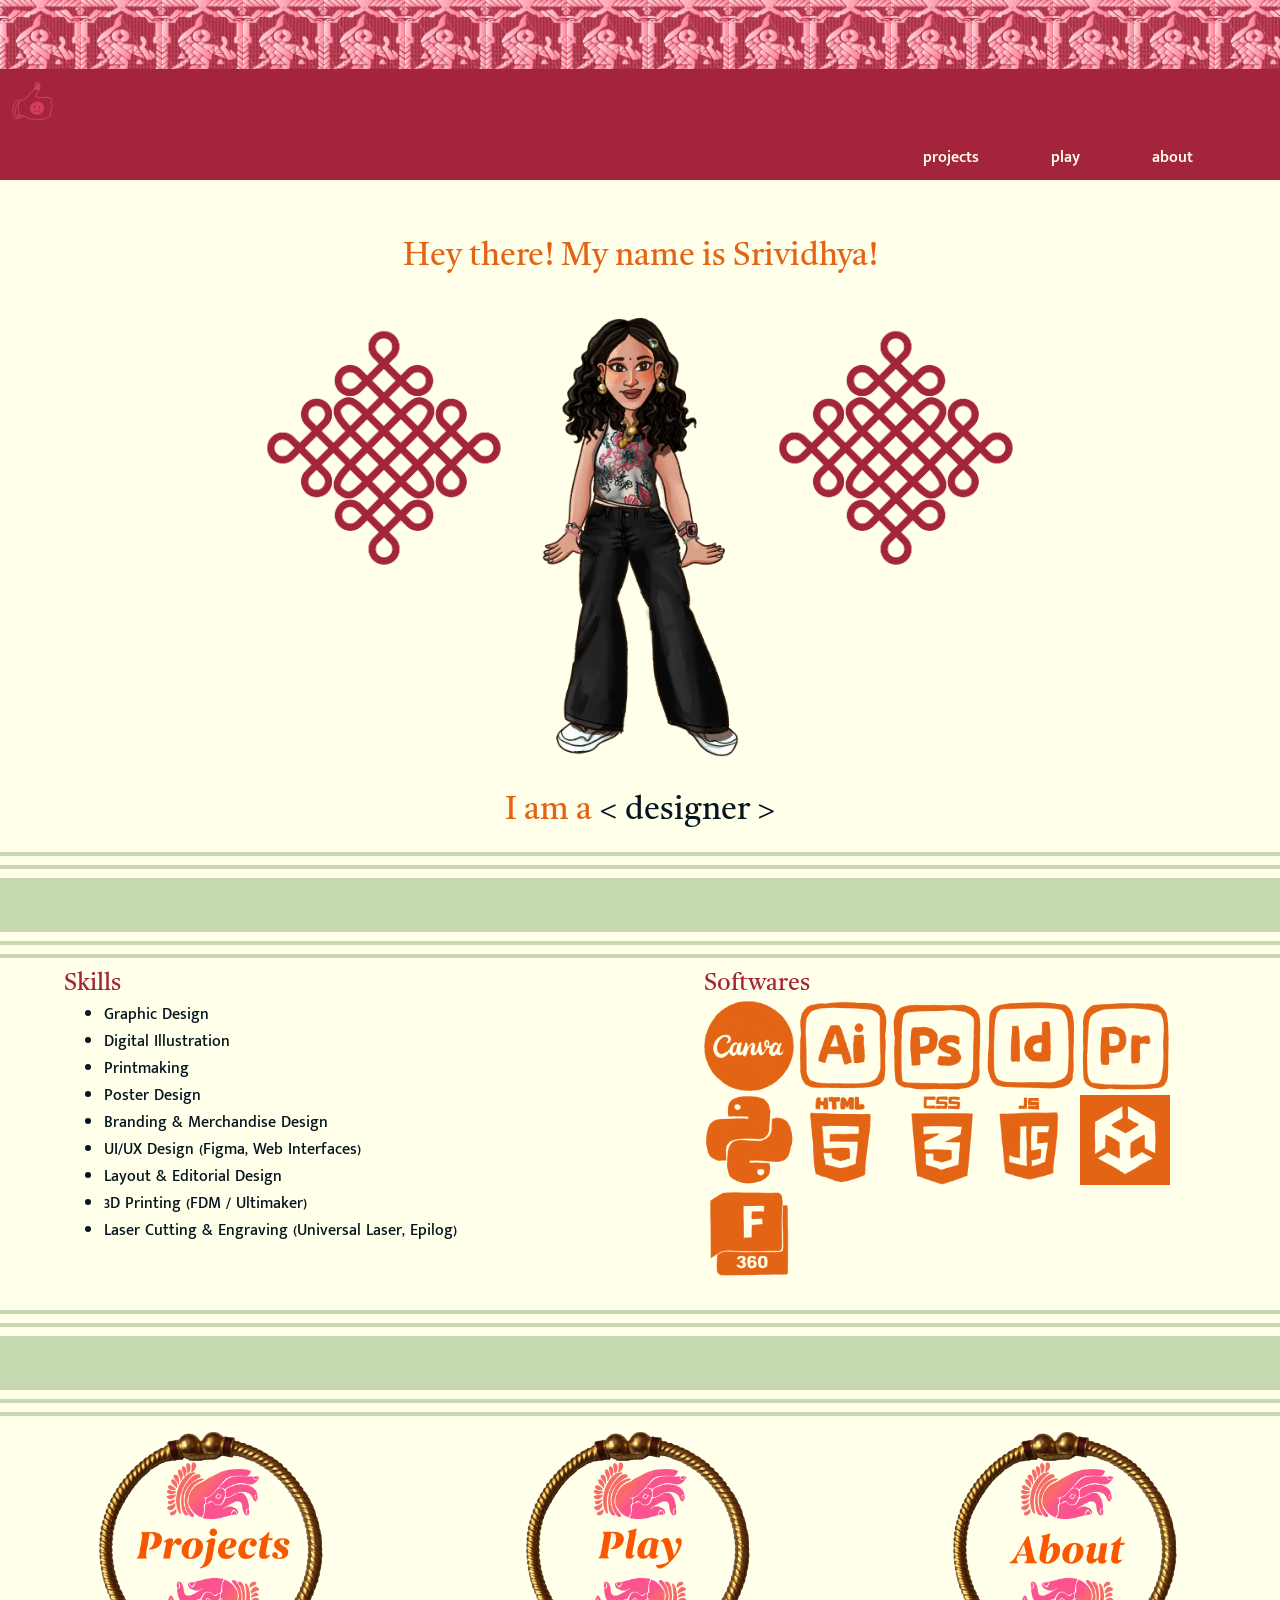
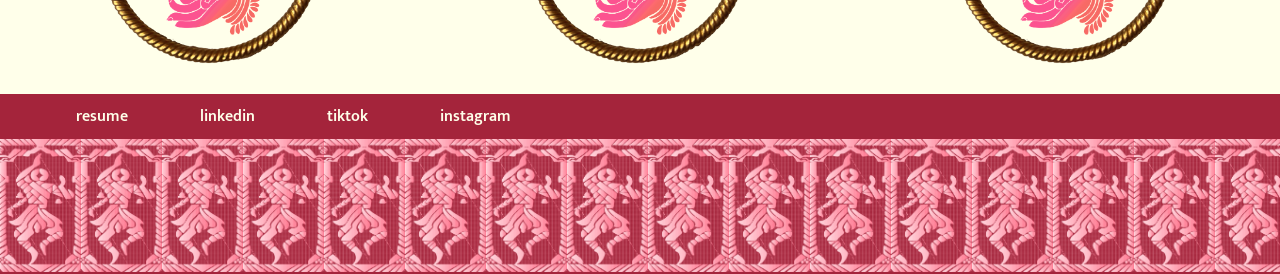
<file: index.html>
<!DOCTYPE html>
<html lang="en">
  <head>
    <meta charset="UTF-8">
    <meta name="viewport" content="width=device-width, initial-scale=1.0">
    <meta http-equiv="X-UA-Compatible" content="ie=edge">
    <title>Portfolio</title>
    <link rel="stylesheet" href="index.css">
    <link rel="stylesheet" href="mobile.css">
    <link rel="stylesheet" href="all.css">
    <link rel="stylesheet" href="fonts.css">
    <link rel="preconnect" href="https://fonts.googleapis.com">
    <link rel="preconnect" href="https://fonts.gstatic.com" crossorigin>
    <link href="https://fonts.googleapis.com/css2?family=Mukta+Malar:wght@200;300;400;500;600;700;800&family=Tiro+Tamil:ital@0;1&display=swap" rel="stylesheet">
    <link rel="icon" type="image/x-icon" href="assets/favicon.png">
    </head>
    <body>
        <nav>
            <div class="sariborder">
            </div>
            <img id="logo" src="assets/logo.PNG">
            <div id="navbar" class="mukta-malar-semibold">
                <ul>
                    <li id="projects">
                        <a href="projects.html">projects</a>
                        <div class="dropdown">
                            <ul class="mukta-malar-medium">
                                <li>
                                    <a href="fabrication.html">Fabrication</a>
                                </li>
                                <li>
                                    <a href="graphic.html">Graphic/Print</a>
                                </li>
                                <li>
                                    <a href="photovid.html">Photo/Video</a>
                                </li>
                                <li>
                                    <a href="uiux.html">UI/UX</a>
                                </li>
                                <li>
                                    <a href="webdev.html">Code</a>
                                </li>
                                <li>
                                    <a href="art.html">Art</a>
                                </li>
                            </ul>
                        </div>
                    </li>
                    <li>
                        <a href=play.html>play</a>
                    </li>
                    <li>
                        <a href="about.html">about</a>
                    </li>
                </ul>
                
            </div>
            <div class="burger">
                    <div class="line1"></div>
                    <div class="line2"></div>
                    <div class="line3"></div>
            </div>
        </nav>
        <main>
            <div id="firstSection">
                <h1 class="tiro-tamil-regular">
                    Hey there! My name is Srividhya!
                </h1>
                
                <div id="illys">
                    <div class="kolam-wrapper1">
                        <img src="assets/1x/kolam.webp" class="kolam">
                    </div>
                <div class="kolam-wrapper2">
                    <img src="assets/1x/kolam.webp" class="kolam2">
                </div>
                    <div id="character">
                        <img id=char src="char/char1.PNG">
                    </div>
                    
                </div>
                <h1 class="tiro-tamil-regular" id="changingText">
                    I am <span id="an">a</span>
                    <span id='word' style="color: #04151F"> &lt; developer &gt;</span>
                </h1>
            </div>
            <div class="thinSari"></div>
            <div class="thinSari"></div>
            <div class="thickSari"></div>
            <div class="thinSari"></div>
            <div class="thinSari"></div>
            <div id="skillsSoftwares">
                <div id="skills">
                    <h2 class="tiro-tamil-regular">Skills</h2>
                    <ul class="mukta-malar-medium">
                        <li>
                            Graphic Design
                        </li>
                        <li>
                            Digital Illustration
                        </li>
                        <li>
                            Printmaking
                        </li>
                        <li>
                            Poster Design
                        </li>
                        <li>
                            Branding & Merchandise Design
                        </li>
                        <li>
                            UI/UX Design (Figma, Web Interfaces)
                        </li>
                        <li>
                            Layout & Editorial Design
                        </li>
                        <li>
                            3D Printing (FDM / Ultimaker)
                        </li>
                        <li>
                            Laser Cutting & Engraving (Universal Laser, Epilog)
                        </li>
                    </ul>
                </div>
                <div id="softwares">
                    <h2 class="tiro-tamil-regular">Softwares</h2>
                    <div id="icons">
                        <img src="assets/canva.PNG">
                        <img src="assets/illustrator.PNG">
                        <img src="assets/photoshop.PNG">
                        <img src="assets/indesign.PNG">
                        <img src="assets/premiere.PNG">
                        <img src="assets/python.PNG">
                        <img src="assets/html.PNG">
                        <img src="assets/css.PNG">
                        <img src="assets/js.PNG">
                        <img src="assets/unity.png">
                        <img src="assets/fusion.png">
                    </div>
                </div>
            </div>
            <br>
            <div class="thinSari"></div>
            <div class="thinSari"></div>
            <div class="thickSari"></div>
            <div class="thinSari"></div>
            <div class="thinSari"></div>
            <div id="bangles">
                <a href="projects.html">
                    <img src="assets/projectbangle.png">
                </a>
                <a href="play.html">
                    <img src="assets/playbangle.png">
                </a>
                <a href="about.html">
                    <img src="assets/aboutbangle.png">
                </a>
            </div>
            <br>
        </main>
        <footer>
            
            <ul class="mukta-malar-semibold" id="foot">
                    <li>
                        <a href="Resume2025.pdf" download>resume</a>
                    </li>
                    <li>
                        <a href="https://www.linkedin.com/in/srividhya-chandramouleeswaran-5674a5269/" target="_blank">linkedin</a>
                    </li>
                    <li>
                        <a>tiktok</a>
                    </li>
                    <li>
                        <a href="instagram.com/srividhyasketches" target="_blank">instagram</a>
                    </li>
                </ul>
            <div id="mobileFoot">
                <ul class="mukta-malar-semibold" id="mobileNav">
                    <li>
                        <a href="projects.html">projects</a>
                    </li>
                    <li>
                        <a href="play.html">play</a>
                    </li>
                </ul>
                <button class="mukta-malar-semibold">Contact</button>
            </div>
            
            <div class="sariborder"></div>
        </footer>
        <script src="changechar.js"></script>
        <script src="nav.js"></script>
    </body>
</html>
</file>
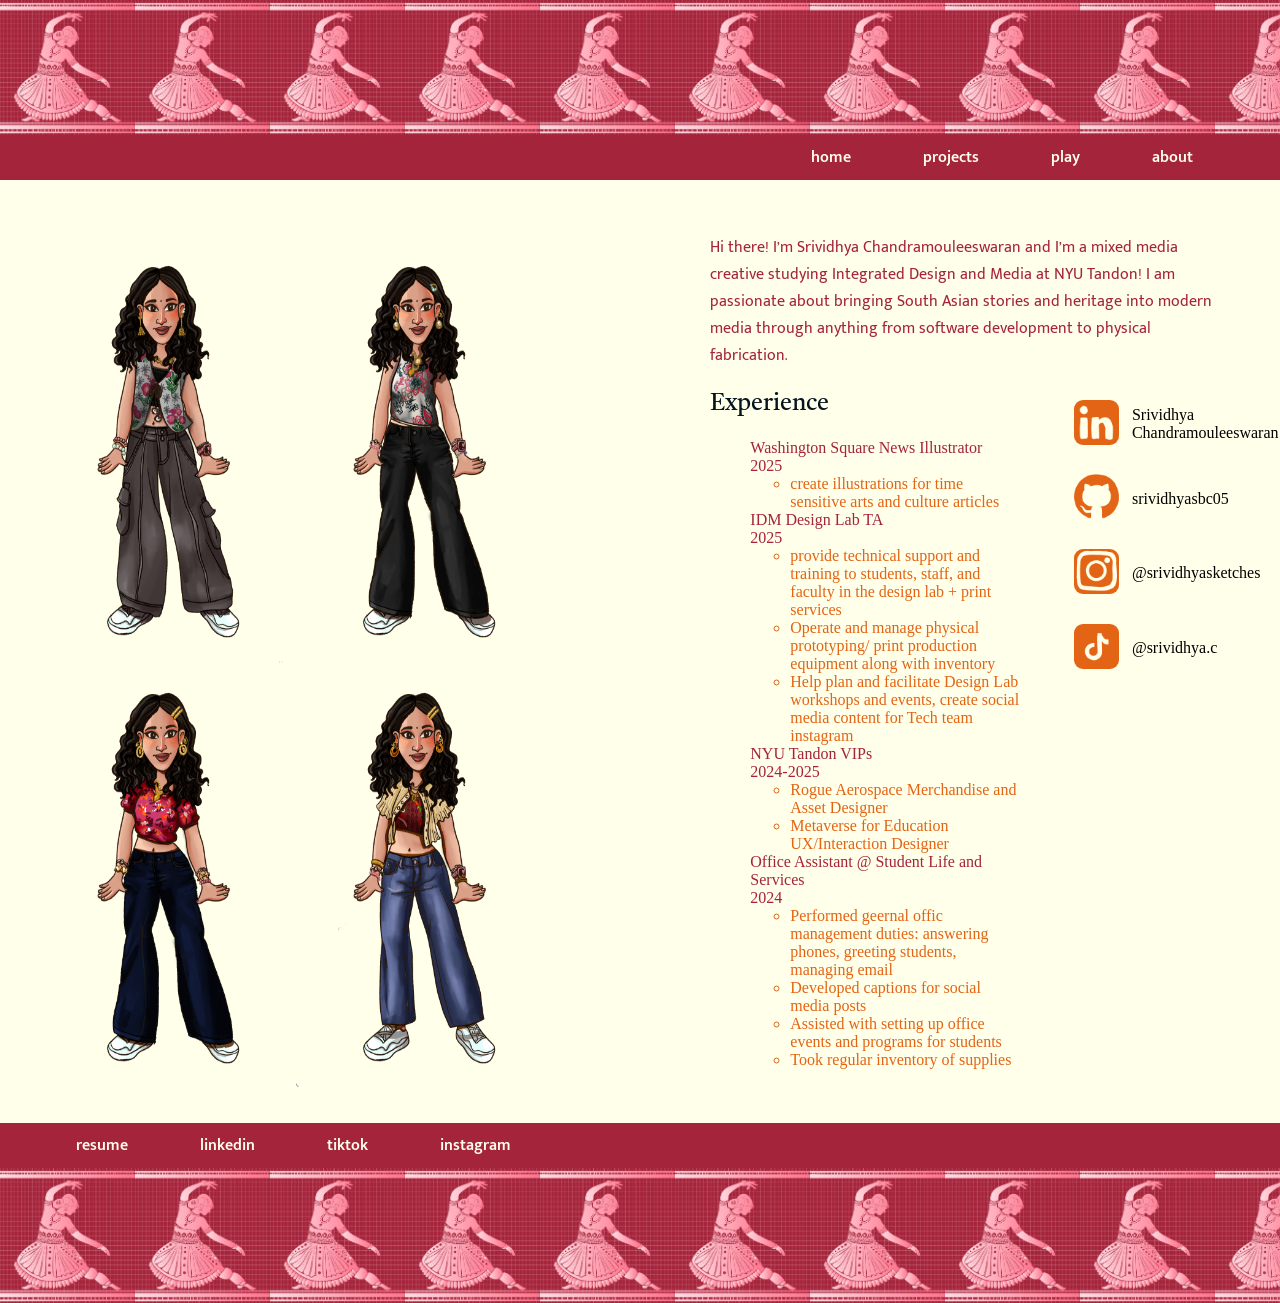
<file: about.html>
<!DOCTYPE html>
<html lang="en">
  <head>
    <meta charset="UTF-8">
    <meta name="viewport" content="width=device-width, initial-scale=1.0">
    <meta http-equiv="X-UA-Compatible" content="ie=edge">
    <title>About</title>
    <link rel="stylesheet" href="about.css">
    <link rel="stylesheet" href="fonts.css">
     <link rel="stylesheet" href="mobile.css">
    <link rel="stylesheet" href="all.css">
    <link rel="preconnect" href="https://fonts.googleapis.com">
    <link rel="preconnect" href="https://fonts.gstatic.com" crossorigin>
    <link href="https://fonts.googleapis.com/css2?family=Mukta+Malar:wght@200;300;400;500;600;700;800&family=Tiro+Tamil:ital@0;1&display=swap" rel="stylesheet">
    </head>
    <body>
        <nav>
            <div class="sariborder">
                
            </div>
            <div id="navbar" class="mukta-malar-semibold">
                <ul>
                    <li>
                        <a href="index.html">home</a>
                    </li>
                    <li id="projects">
                        <a href="projects.html">projects</a>
                        <div class="dropdown">
                            <ul class="mukta-malar-medium">
                                <li>
                                    <a href="fabrication.html">Fabrication</a>
                                </li>
                                <li>
                                    <a href="graphic.html">Graphic/Print</a>
                                </li>
                                <li>
                                    <a href="photovid.html">Photo/Video</a>
                                </li>
                                <li>
                                    <a href="uiux.html">UI/UX</a>
                                </li>
                                <li>
                                    <a href="webdev.html">Code</a>
                                </li>
                                <li>
                                    <a href="art.html">Art</a>
                                </li>
                            </ul>
                        </div>
                    </li>
                    <li>
                        <a href=play.html>play</a>
                    </li>
                    <li>
                        <a href="about.html">about</a>
                    </li>
                </ul>
            </div>
            <div class="burger">
                    <div class="line1"></div>
                    <div class="line2"></div>
                    <div class="line3"></div>
            </div>
        </nav>
        <br>
        <main>
            <section id="character">
                <img id="char" src="char/char1.PNG">
                <img id="char" src="char/char2.PNG">
                <img id="char" src="char/char3.PNG">
                <img id="char" src="char/char4.PNG">
            </section>
            <br>
            <section id="information">
                <p class="mukta-malar-regular">
                    Hi there! I’m Srividhya Chandramouleeswaran and I’m a mixed media creative studying Integrated Design and Media at NYU Tandon! I am passionate about bringing South Asian stories and heritage into modern media through anything from software development to physical fabrication. 
                </p>
                <div id="resumeContact">
                    <div id="resume">
                        <h1 class="tiro-tamil-regular">Experience</h1>
                        <br>
                        <ul>
                            <li>Washington Square News Illustrator
                                <br>
                                2025
                                <ul class="resume">
                                    <li>
                                        create illustrations for time sensitive arts and culture articles
                                    </li>
                                </ul>
                            </li>
                            <li>IDM Design Lab TA
                                <br>
                                2025
                                <ul class="resume">
                                    <li>
                                        provide technical support and training to students, staff, and faculty in the design lab + print services
                                    </li>
                                    <li>
                                        Operate and manage physical prototyping/ print production equipment along with inventory
                                    </li>
                                    <li>
                                        Help plan and facilitate Design Lab workshops and events, create social media content for Tech team instagram
                                    </li>
                                </ul>
                            </li>
                            <li> NYU Tandon VIPs
                                <br>
                                2024-2025
                                <ul class="resume">
                                    <li>
                                        Rogue Aerospace Merchandise and Asset Designer
                                    </li>
                                    <li>
                                        Metaverse for Education UX/Interaction Designer
                                    </li>
                                </ul>
                            </li>
                            <li>Office Assistant @ Student Life and Services
                                <br>
                                2024
                                <ul class="resume">
                                    <li>
                                        Performed geernal offic management duties: answering phones, greeting students, managing email
                                    </li>
                                    <li>
                                        Developed captions for social media posts
                                    </li>
                                    <li>
                                        Assisted with setting up office events and programs for students
                                    </li>
                                    <li>
                                        Took regular inventory of supplies
                                    </li>
                                </ul>
                            </li>
                        </ul>
                    </div>
                    <div id="contact">
                        <ul>
                            <li>
                               <a href="https://www.linkedin.com/in/srividhya-chandramouleeswaran-5674a5269/" target="_blank"><img src="assets/linkedin.PNG"></a> 
                                Srividhya Chandramouleeswaran
                            </li>
                            <li>
                                <a href="https://github.com/srividhyasbc05" target='_blank'><img src="assets/github.PNG"></a> 
                                srividhyasbc05
                            </li>
                            <li>
                                <a href="instagram.com/srividhyasketches" target="_blank"><img src="assets/instagram.PNG"></a>
                                @srividhyasketches
                            </li>
                            <li>
                                <a href="https://www.tiktok.com/@srividhya.c?_t=ZT-8yYyq323wm7&_r=1" target="_blank"><img src="assets/tiktok.png"></a>
                                @srividhya.c
                            </li>
                        </ul>
                    </div>
                </div>

            </section>
        </main>
        <footer>
            <ul class="mukta-malar-semibold" id="foot">
                    <li>
                        <a href="Resume2025.pdf" download>resume</a>
                    </li>
                    <li>
                        <a href="https://www.linkedin.com/in/srividhya-chandramouleeswaran-5674a5269/" target="_blank">linkedin</a>
                    </li>
                    <li>
                        <a>tiktok</a>
                    </li>
                    <li>
                        <a href="instagram.com/srividhyasketches" target="_blank">instagram</a>
                    </li>
                </ul>
            <div id="mobileFoot">
                <ul class="mukta-malar-semibold" id="mobileNav">
                    <li>
                        <a href="index.html">home</a>
                    </li>
                    <li>
                        <a href="projects.html">projects</a>
                    </li>
                    <li>
                        <a href="play.html">play</a>
                    </li>
                </ul>
            </div>
            <div class="sariborder"></div>
        </footer>
        <script src="nav.js"></script>
    </body>
</html>
</file>
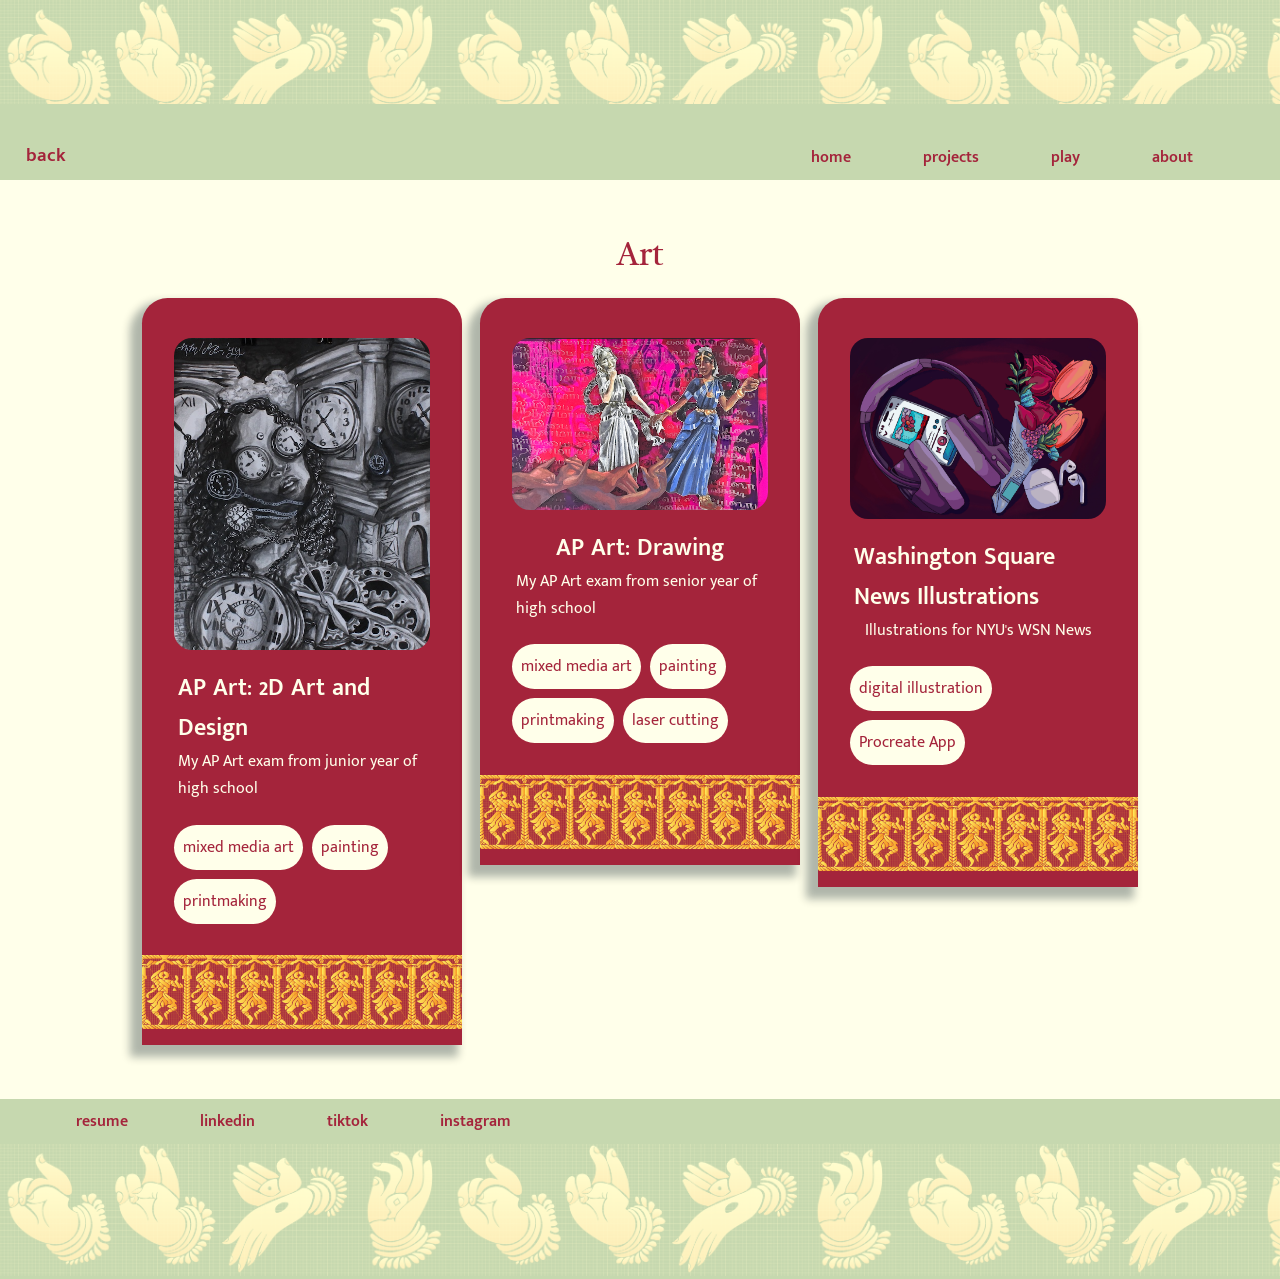
<file: art.html>
<!DOCTYPE html>
<html lang="en">
  <head>
    <meta charset="UTF-8">
    <meta name="viewport" content="width=device-width, initial-scale=1.0">
    <meta http-equiv="X-UA-Compatible" content="ie=edge">
    <title>Art</title>
    <link rel="stylesheet" href="subproject.css">
    <link rel="stylesheet" href="fonts.css">
     <link rel="stylesheet" href="mobile.css">
    <link rel="stylesheet" href="all.css">
    <link rel="preconnect" href="https://fonts.googleapis.com">
    <link rel="preconnect" href="https://fonts.gstatic.com" crossorigin>
    <link href="https://fonts.googleapis.com/css2?family=Mukta+Malar:wght@200;300;400;500;600;700;800&family=Tiro+Tamil:ital@0;1&display=swap" rel="stylesheet">
    </head>
    <body data-json="art.json">
        <nav>
            <div class="sariborder">
                
            </div>
            <a href="projects.html"><h3 class="mukta-malar-semibold"> back </h3></a>
            <div id="navbar" class="mukta-malar-semibold">
                <ul>
                    <li>
                        <a href="index.html">home</a>
                    </li>
                    <li id="projects">
                        <a href="projects.html">projects</a>
                        <div class="dropdown">
                            <ul class="mukta-malar-medium">
                                <li>
                                    <a href="fabrication.html">Fabrication</a>
                                </li>
                                <li>
                                    <a href="graphic.html">Graphic/Print</a>
                                </li>
                                <li>
                                    <a href="photovid.html">Photo/Video</a>
                                </li>
                                <li>
                                    <a href="uiux.html">UI/UX</a>
                                </li>
                                <li>
                                    <a href="webdev.html">Code</a>
                                </li>
                                 <li>
                                    <a href="art.html">Art</a>
                                </li>
                            </ul>
                        </div>
                    </li>
                    <li>
                        <a href=play.html>play</a>
                    </li>
                    <li>
                        <a href="about.html">about</a>
                    </li>
                </ul>
            </div>
            <div class="burger">
                    <div class="line1"></div>
                    <div class="line2"></div>
                    <div class="line3"></div>
            </div>
        </nav>
        <br>
        <div class="overlay overlayhidden">
            <div class="overlayborder"></div>
            <span id="closeOverlay">&times;</span>
            <div class="overlaycontent"></div>
            <div class="overlayborder"></div>
        </div>
        <main>
            
            <h1 class="tiro-tamil-regular">
                    Art
            </h1>
            <br>
            <content id="projectGrid">
                <div class="column" id="col1"></div>
                <div class="column" id="col2"></div>
                <div class="column" id="col3"></div>
            </content>

        </main>
        <footer>
            <ul class="mukta-malar-semibold" id="foot">
                    <li>
                        <a href="Resume2025.pdf" download>resume</a>
                    </li>
                    <li>
                        <a href="https://www.linkedin.com/in/srividhya-chandramouleeswaran-5674a5269/" target="_blank">linkedin</a>
                    </li>
                    <li>
                        <a>tiktok</a>
                    </li>
                    <li>
                        <a href="instagram.com/srividhyasketches" target="_blank">instagram</a>
                    </li>
                </ul>
            <div id="mobileFoot">
                <ul class="mukta-malar-semibold" id="mobileNav">
                    <li>
                        <a href="projects.html">projects</a>
                    </li>
                    <li>
                        <a href="play.html">play</a>
                    </li>
                </ul>
                <button class="mukta-malar-semibold">Contact</button>
            </div>
            <div class="sariborder"></div>
        </footer>
        <script src="grid.js"></script>
        <script src="nav.js"></script>
    </body>
</html>
</file>
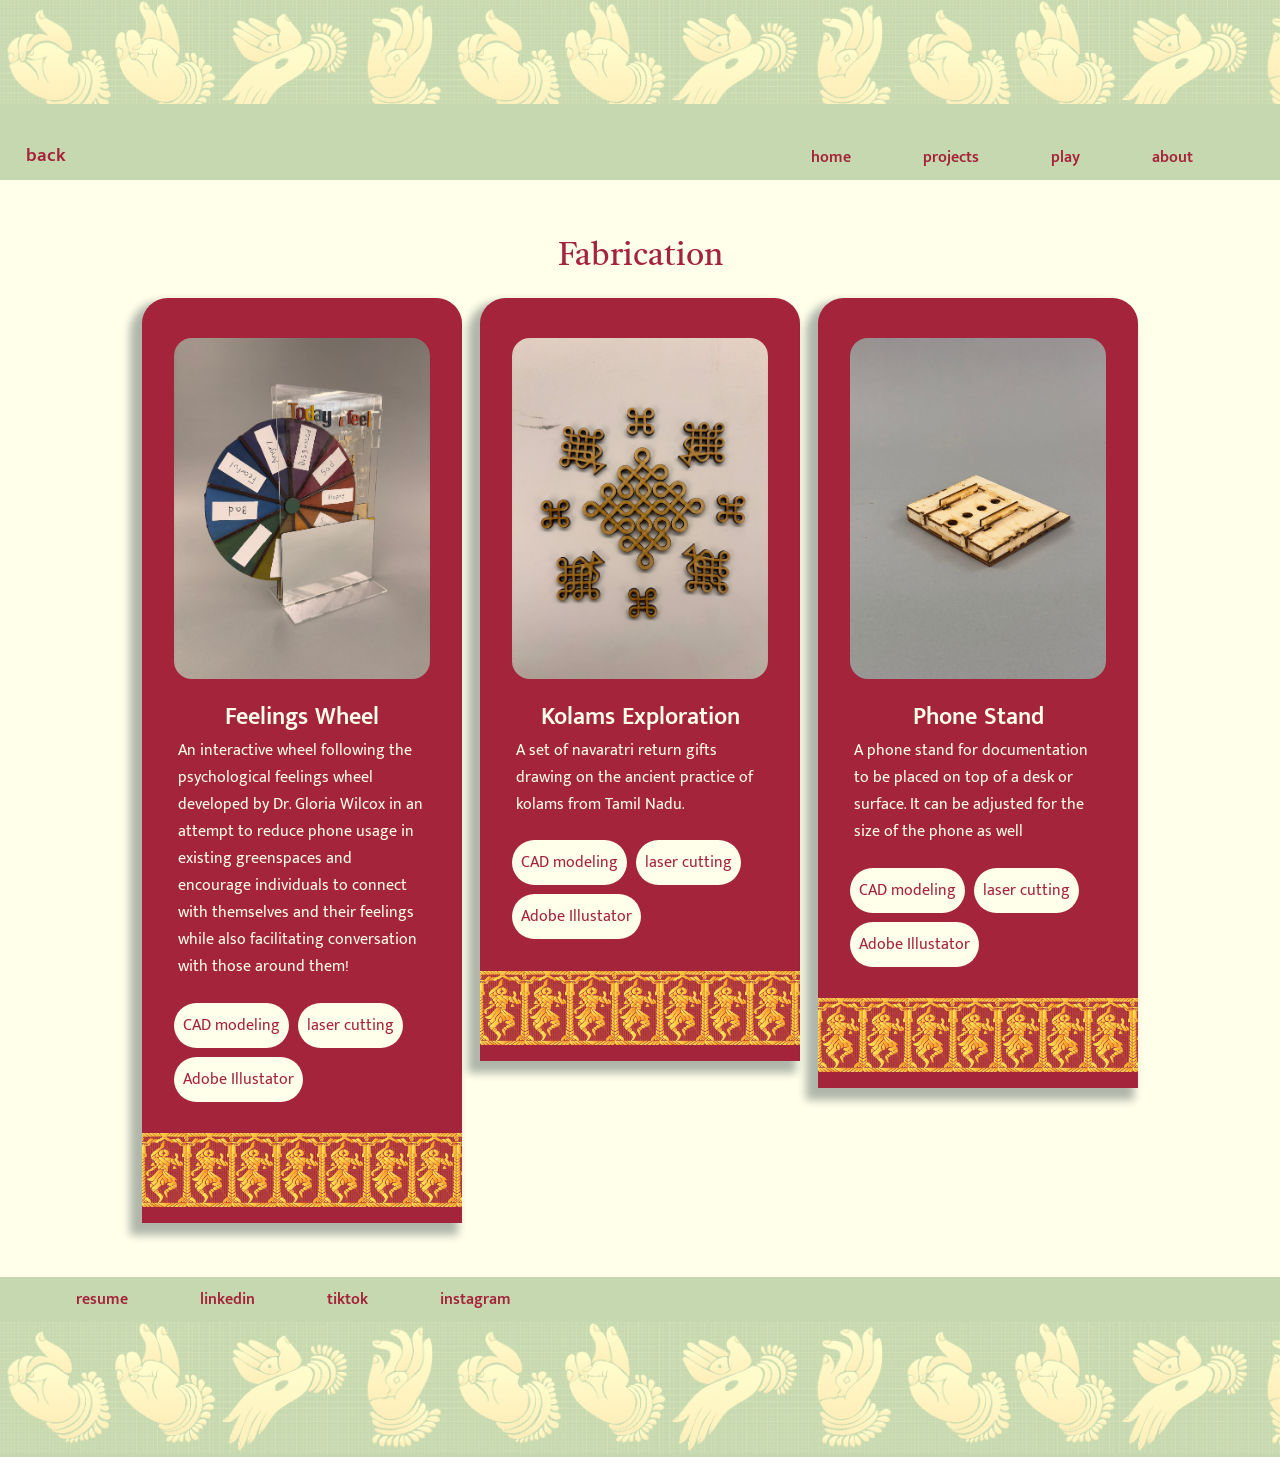
<file: fabrication.html>
<!DOCTYPE html>
<html lang="en">
  <head>
    <meta charset="UTF-8">
    <meta name="viewport" content="width=device-width, initial-scale=1.0">
    <meta http-equiv="X-UA-Compatible" content="ie=edge">
    <title>Fabrication</title>
    <link rel="stylesheet" href="subproject.css">
    <link rel="stylesheet" href="fonts.css">
     <link rel="stylesheet" href="mobile.css">
    <link rel="stylesheet" href="all.css">
    <link rel="preconnect" href="https://fonts.googleapis.com">
    <link rel="preconnect" href="https://fonts.gstatic.com" crossorigin>
    <link href="https://fonts.googleapis.com/css2?family=Mukta+Malar:wght@200;300;400;500;600;700;800&family=Tiro+Tamil:ital@0;1&display=swap" rel="stylesheet">
    </head>
    <body data-json="fabrication.json">
        <nav>
            <div class="sariborder">
                
            </div>
            <a href="projects.html"><h3 class="mukta-malar-semibold"> back </h3></a>
            <div id="navbar" class="mukta-malar-semibold">
                <ul>
                    <li>
                        <a href="index.html">home</a>
                    </li>
                    <li id="projects">
                        <a href="projects.html">projects</a>
                        <div class="dropdown">
                            <ul class="mukta-malar-medium">
                                <li>
                                    <a href="fabrication.html">Fabrication</a>
                                </li>
                                <li>
                                    <a href="graphic.html">Graphic/Print</a>
                                </li>
                                <li>
                                    <a href="photovid.html">Photo/Video</a>
                                </li>
                                <li>
                                    <a href="uiux.html">UI/UX</a>
                                </li>
                                <li>
                                    <a href="webdev.html">Code</a>
                                </li>
                                <li>
                                    <a href="art.html">Art</a>
                                </li>
                            </ul>
                        </div>
                    </li>
                    <li>
                        <a href=play.html>play</a>
                    </li>
                    <li>
                        <a href="about.html">about</a>
                    </li>
                </ul>
            </div>
            <div class="burger">
                    <div class="line1"></div>
                    <div class="line2"></div>
                    <div class="line3"></div>
            </div>
        </nav>
        <br>
        <div class="overlay overlayhidden">
            <div class="overlayborder"></div>
            <span id="closeOverlay">&times;</span>
            <div class="overlaycontent"></div>
            <div class="overlayborder"></div>
        </div>
        <main>
            
            <h1 class="tiro-tamil-regular">
                    Fabrication
            </h1>
            <br>
            <content id="projectGrid">
                <div class="column" id="col1"></div>
                <div class="column" id="col2"></div>
                <div class="column" id="col3"></div>
            </content>

        </main>
        <footer>
            <ul class="mukta-malar-semibold" id="foot">
                    <li>
                        <a href="Resume2025.pdf" download>resume</a>
                    </li>
                    <li>
                        <a href="https://www.linkedin.com/in/srividhya-chandramouleeswaran-5674a5269/" target="_blank">linkedin</a>
                    </li>
                    <li>
                        <a>tiktok</a>
                    </li>
                    <li>
                        <a href="instagram.com/srividhyasketches" target="_blank">instagram</a>
                    </li>
                </ul>
            <div id="mobileFoot">
                <ul class="mukta-malar-semibold" id="mobileNav">
                    <li>
                        <a href="projects.html">projects</a>
                    </li>
                    <li>
                        <a href="play.html">play</a>
                    </li>
                </ul>
                <button class="mukta-malar-semibold">Contact</button>
            </div>
            <div class="sariborder"></div>
        </footer>
        <script src="grid.js"></script>
        <script src="nav.js"></script>
    </body>
</html>
</file>
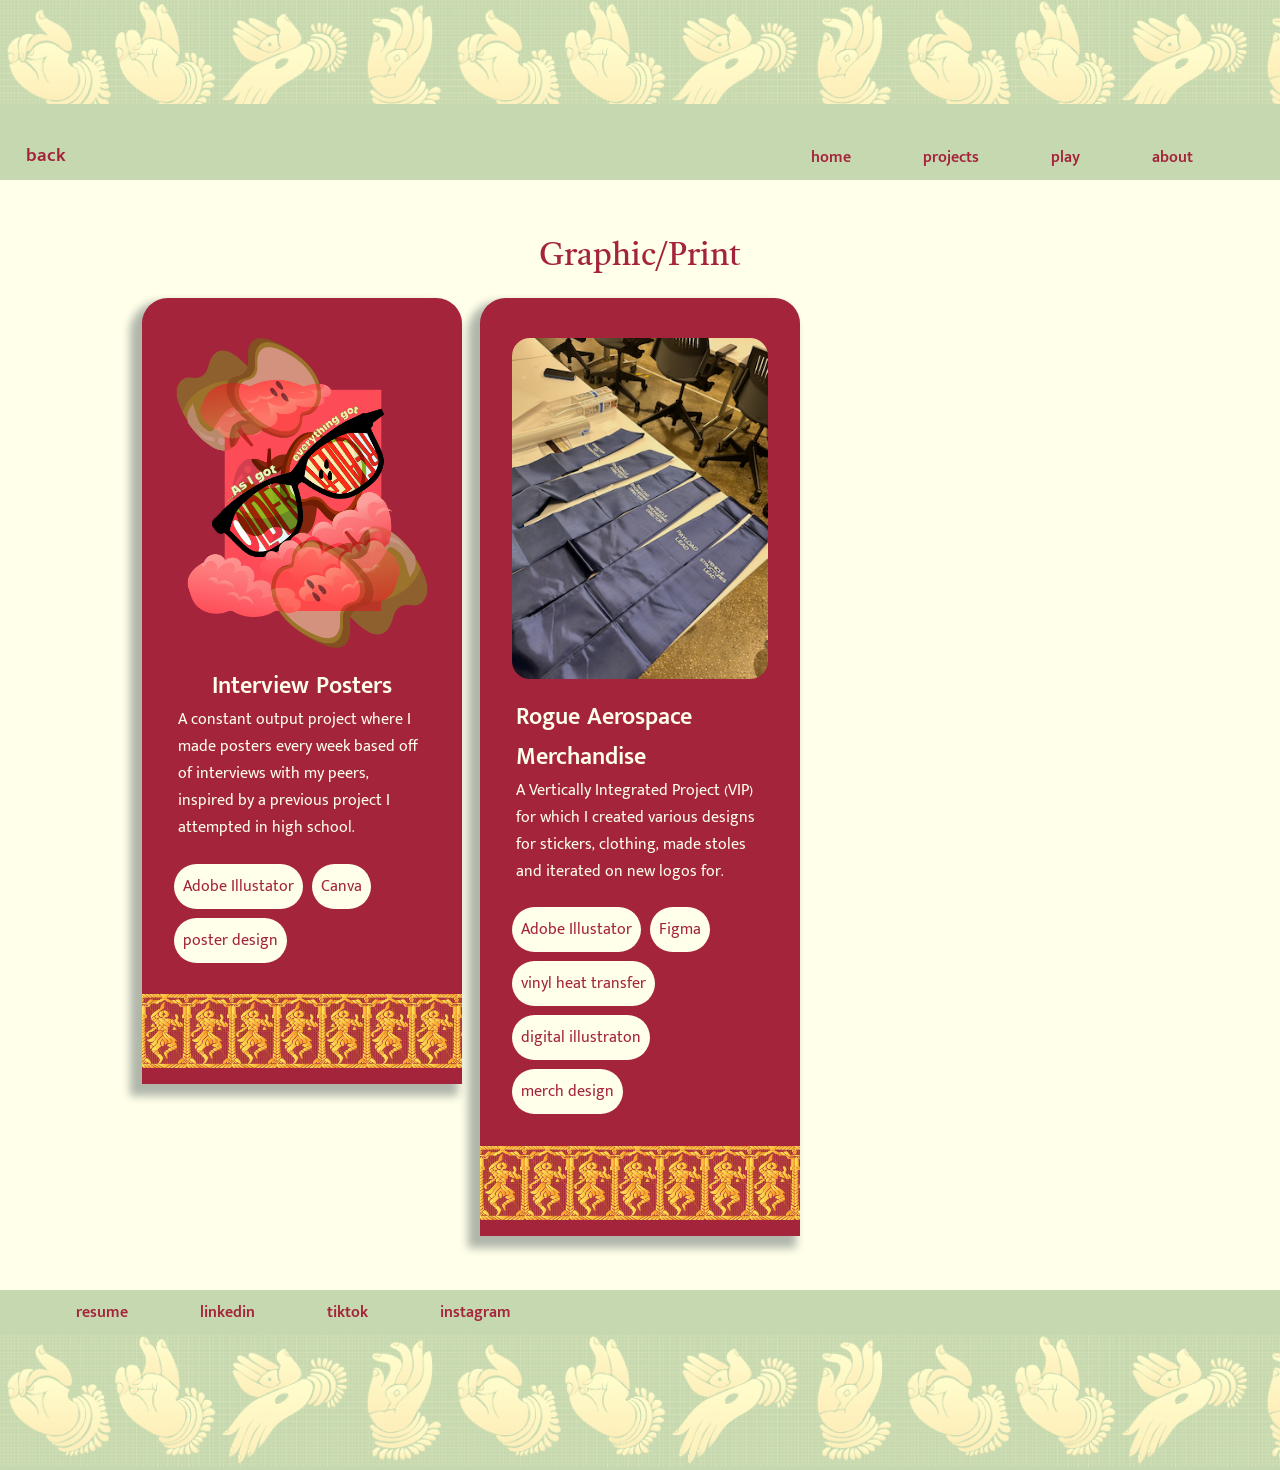
<file: graphic.html>
<!DOCTYPE html>
<html lang="en">
  <head>
    <meta charset="UTF-8">
    <meta name="viewport" content="width=device-width, initial-scale=1.0">
    <meta http-equiv="X-UA-Compatible" content="ie=edge">
    <title>Graphic/Print Media</title>
    <link rel="stylesheet" href="subproject.css">
    <link rel="stylesheet" href="fonts.css">
     <link rel="stylesheet" href="mobile.css">
     <link rel="stylesheet" href="all.css">
    <link rel="preconnect" href="https://fonts.googleapis.com">
    <link rel="preconnect" href="https://fonts.gstatic.com" crossorigin>
    <link href="https://fonts.googleapis.com/css2?family=Mukta+Malar:wght@200;300;400;500;600;700;800&family=Tiro+Tamil:ital@0;1&display=swap" rel="stylesheet">
    </head>
    <body data-json="graphic.json">
        <nav>
            <div class="sariborder">
                
            </div>
            <a href="projects.html"><h3 class="mukta-malar-semibold"> back </h3></a>
            <div id="navbar" class="mukta-malar-semibold">
                <ul>
                    <li>
                        <a href="index.html">home</a>
                    </li>
                    <li id="projects">
                        <a href="projects.html">projects</a>
                        <div class="dropdown">
                            <ul class="mukta-malar-medium">
                                <li>
                                    <a href="fabrication.html">Fabrication</a>
                                </li>
                                <li>
                                    <a href="graphic.html">Graphic/Print</a>
                                </li>
                                <li>
                                    <a href="photovid.html">Photo/Video</a>
                                </li>
                                <li>
                                    <a href="uiux.html">UI/UX</a>
                                </li>
                                <li>
                                    <a href="webdev.html">Code</a>
                                </li>
                                <li>
                                    <a href="art.html">Art</a>
                                </li>
                            </ul>
                        </div>
                    </li>
                    <li>
                        <a href=play.html>play</a>
                    </li>
                    <li>
                        <a href="about.html">about</a>
                    </li>
                </ul>
            </div>
            <div class="burger">
                    <div class="line1"></div>
                    <div class="line2"></div>
                    <div class="line3"></div>
            </div>
        </nav>
        <br>
        
        <div class="overlay overlayhidden">
            <div class="overlayborder"></div>
            <span id="closeOverlay">&times;</span>
            <div class="overlaycontent"></div>
            <div class="overlayborder"></div>
        </div>
        <main>
            
            <h1 class="tiro-tamil-regular">
                    Graphic/Print
            </h1>
            <br>
            <content id="projectGrid">
                <div class="column" id="col1"></div>
                <div class="column" id="col2"></div>
                <div class="column" id="col3"></div>
            </content>

        </main>
        <footer>
            <ul class="mukta-malar-semibold" id="foot">
                    <li>
                        <a>resume</a>
                    </li>
                    <li>
                        <a href="https://www.linkedin.com/in/srividhya-chandramouleeswaran-5674a5269/" target="_blank">linkedin</a>
                    </li>
                    <li>
                        <a>tiktok</a>
                    </li>
                    <li>
                        <a href="instagram.com/srividhyasketches" target="_blank">instagram</a>
                    </li>
                </ul>
            <div id="mobileFoot">
                <ul class="mukta-malar-semibold" id="mobileNav">
                    <li>
                        <a href="projects.html">projects</a>
                    </li>
                    <li>
                        <a href="play.html">play</a>
                    </li>
                </ul>
                <button class="mukta-malar-semibold">Contact</button>
            </div>
            <div class="sariborder"></div>
        </footer>
        <script src="grid.js"></script>
        <script src="nav.js"></script>
    </body>
</html>
</file>
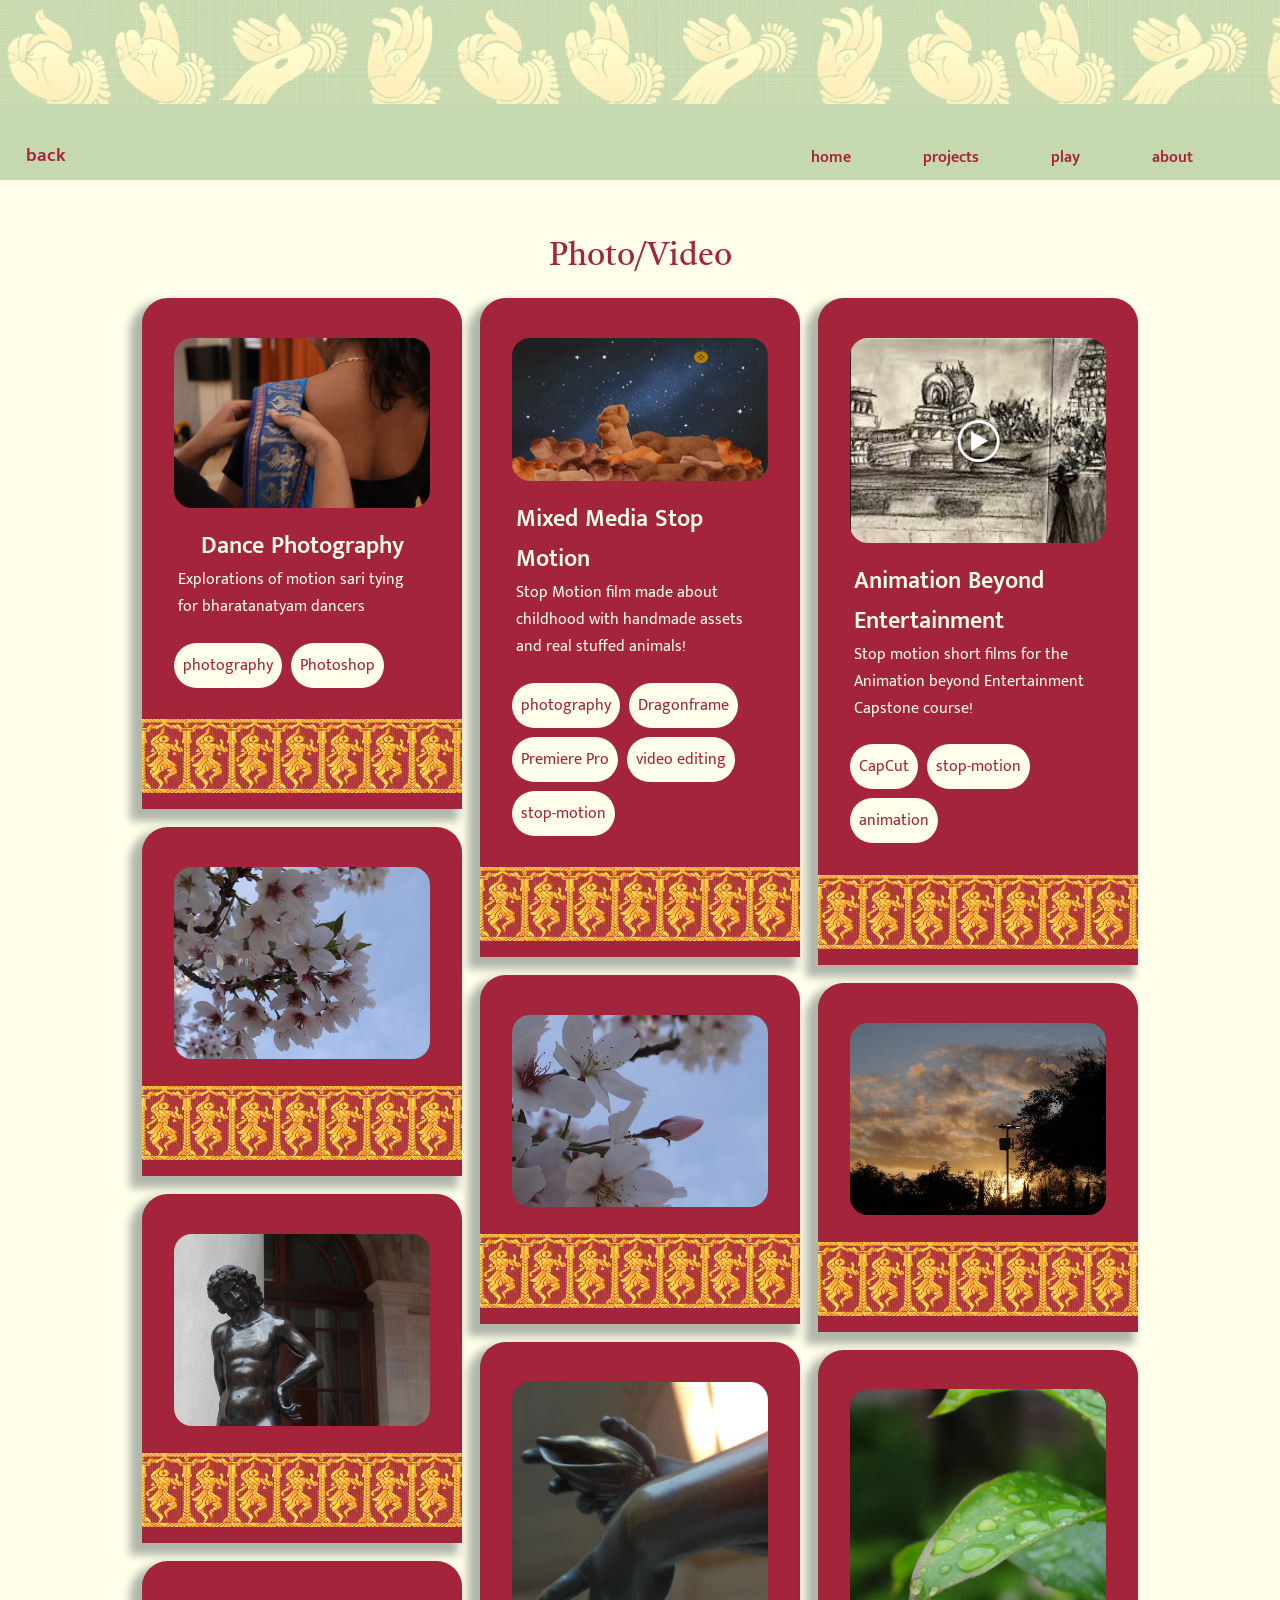
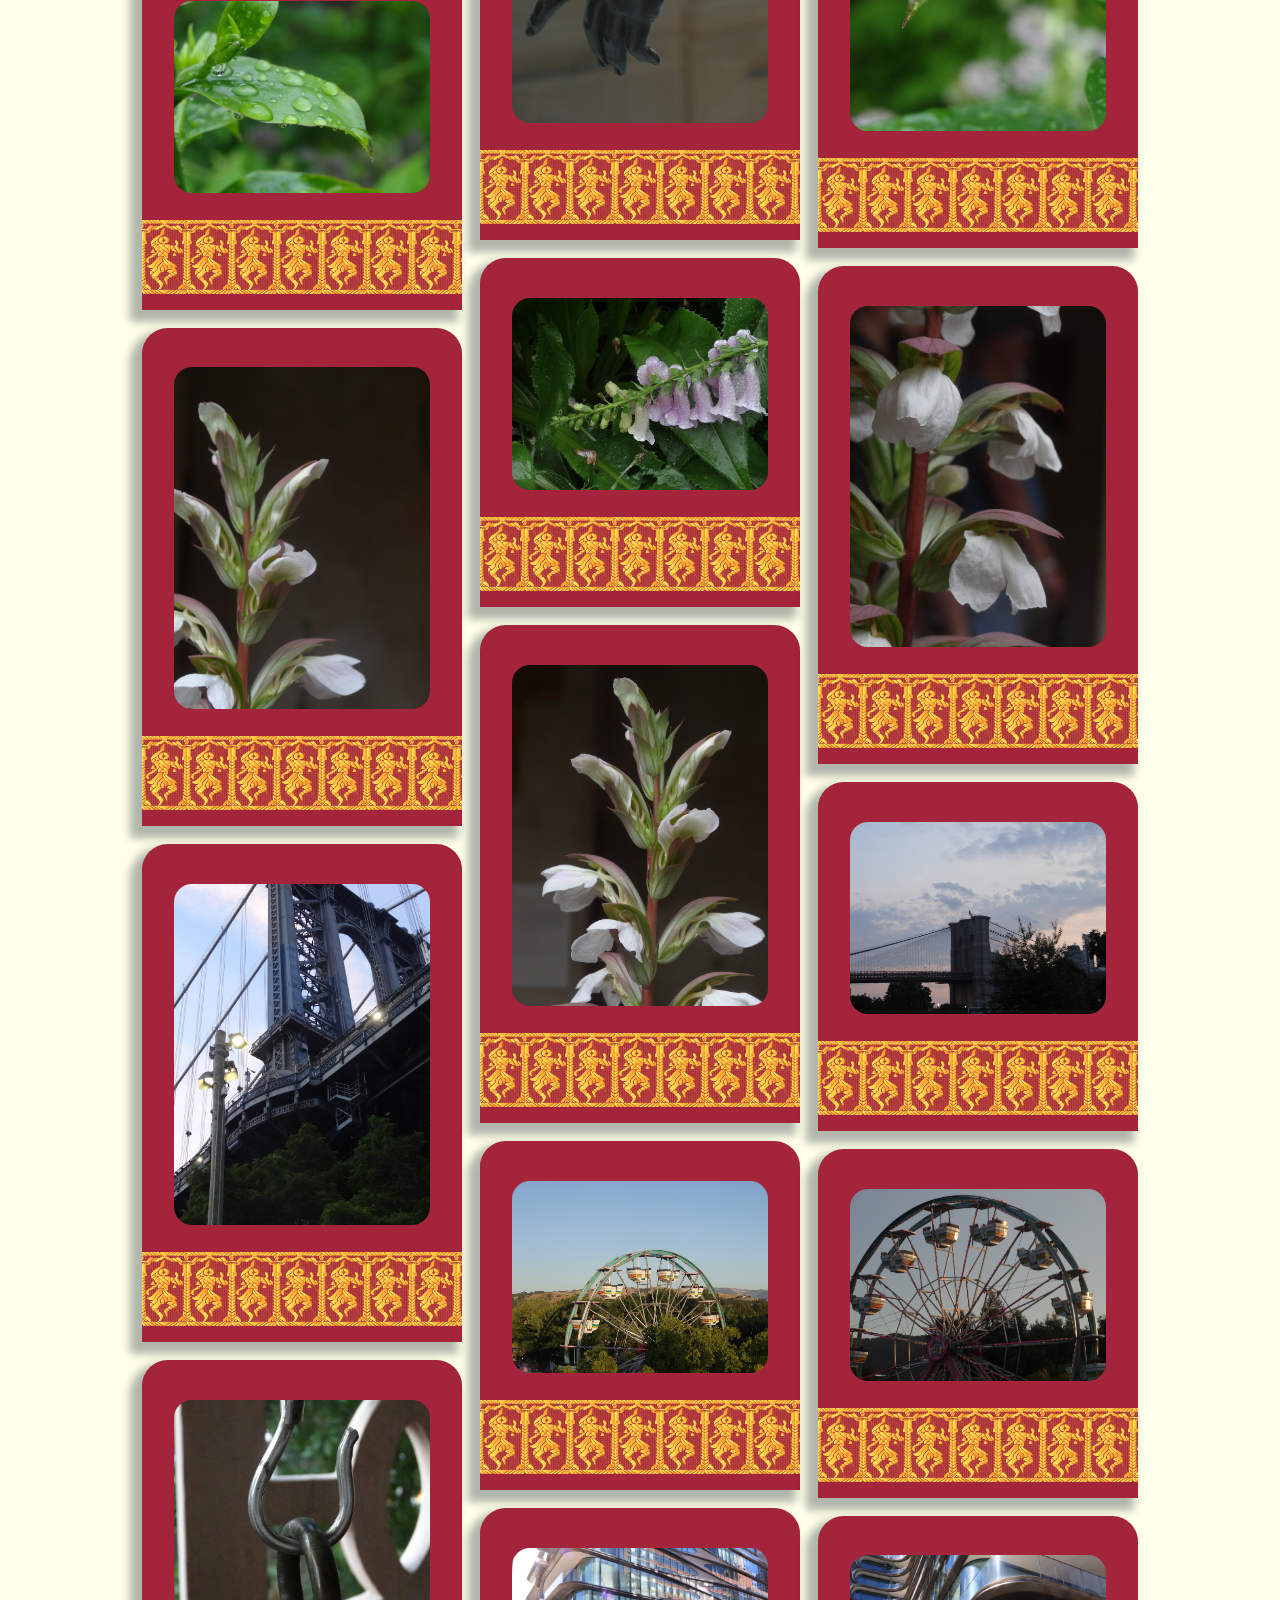
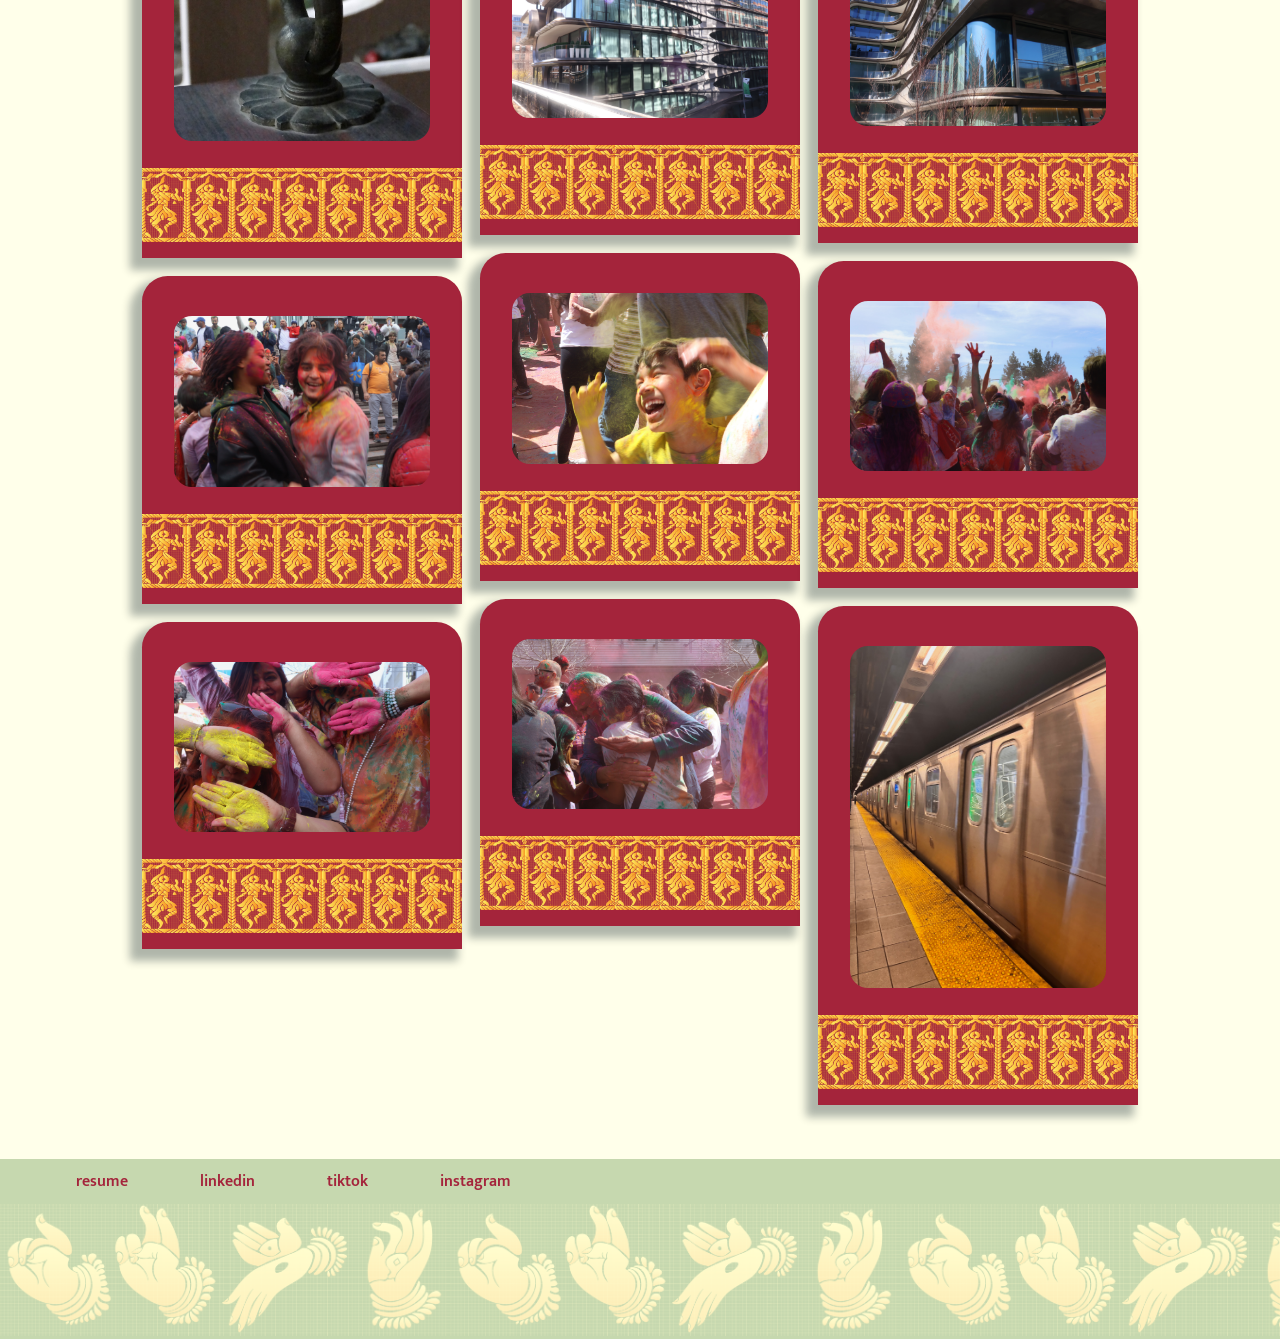
<file: photovid.html>
<!DOCTYPE html>
<html lang="en">
  <head>
    <meta charset="UTF-8">
    <meta name="viewport" content="width=device-width, initial-scale=1.0">
    <meta http-equiv="X-UA-Compatible" content="ie=edge">
    <title>Photo/Video</title>
    <link rel="stylesheet" href="subproject.css">
    <link rel="stylesheet" href="fonts.css">
    <link rel="stylesheet" href="mobile.css">
    <link rel="stylesheet" href="all.css">
    <link rel="preconnect" href="https://fonts.googleapis.com">
    <link rel="preconnect" href="https://fonts.gstatic.com" crossorigin>
    <link href="https://fonts.googleapis.com/css2?family=Mukta+Malar:wght@200;300;400;500;600;700;800&family=Tiro+Tamil:ital@0;1&display=swap" rel="stylesheet">
    </head>
    <body data-json="photoVid.json">
        <nav>
            <div class="sariborder">
                
            </div>
            <a href="projects.html"><h3 class="mukta-malar-semibold"> back </h3></a>
            <div id="navbar" class="mukta-malar-semibold">
                <ul>
                    <li>
                        <a href="index.html">home</a>
                    </li>
                    <li id="projects">
                        <a href="projects.html">projects</a>
                        <div class="dropdown">
                            <ul class="mukta-malar-medium">
                                <li>
                                    <a href="fabrication.html">Fabrication</a>
                                </li>
                                <li>
                                    <a href="graphic.html">Graphic/Print</a>
                                </li>
                                <li>
                                    <a href="photovid.html">Photo/Video</a>
                                </li>
                                <li>
                                    <a href="uiux.html">UI/UX</a>
                                </li>
                                <li>
                                    <a href="webdev.html">Code</a>
                                </li>
                                <li>
                                    <a href="art.html">Art</a>
                                </li>
                            </ul>
                        </div>
                    </li>
                    <li>
                        <a href=play.html>play</a>
                    </li>
                    <li>
                        <a href="about.html">about</a>
                    </li>
                </ul>
            </div>
            <div class="burger">
                    <div class="line1"></div>
                    <div class="line2"></div>
                    <div class="line3"></div>
            </div>
        </nav>
        <br>
         <div class="imgoverlay overlayhidden">
            <span id="imgcloseOverlay">&times;</span>
            <div class="imgoverlaycontent"></div>
        </div>
        <div class="overlay overlayhidden">
            <div class="overlayborder"></div>
            <span id="closeOverlay">&times;</span>
            <div class="overlaycontent"></div>
            <div class="overlayborder"></div>
        </div>
        <main>
            
            <h1 class="tiro-tamil-regular">
                    Photo/Video
            </h1>
            <br>
            <content id="projectGrid">
                <div class="column" id="col1"></div>
                <div class="column" id="col2"></div>
                <div class="column" id="col3"></div>
            </content>

        </main>
        <footer>
            <ul class="mukta-malar-semibold" id="foot">
                    <li>
                        <a>resume</a>
                    </li>
                    <li>
                        <a href="https://www.linkedin.com/in/srividhya-chandramouleeswaran-5674a5269/" target="_blank">linkedin</a>
                    </li>
                    <li>
                        <a>tiktok</a>
                    </li>
                    <li>
                        <a href="instagram.com/srividhyasketches" target="_blank">instagram</a>
                    </li>
                </ul>
            <div id="mobileFoot">
                <ul class="mukta-malar-semibold" id="mobileNav">
                    <li>
                        <a href="projects.html">projects</a>
                    </li>
                    <li>
                        <a href="play.html">play</a>
                    </li>
                </ul>
                <button class="mukta-malar-semibold">Contact</button>
            </div>
            <div class="sariborder"></div>
        </footer>
        <script src="playgrid.js"></script>
        <script src="nav.js"></script>
    </body>
</html>
</file>
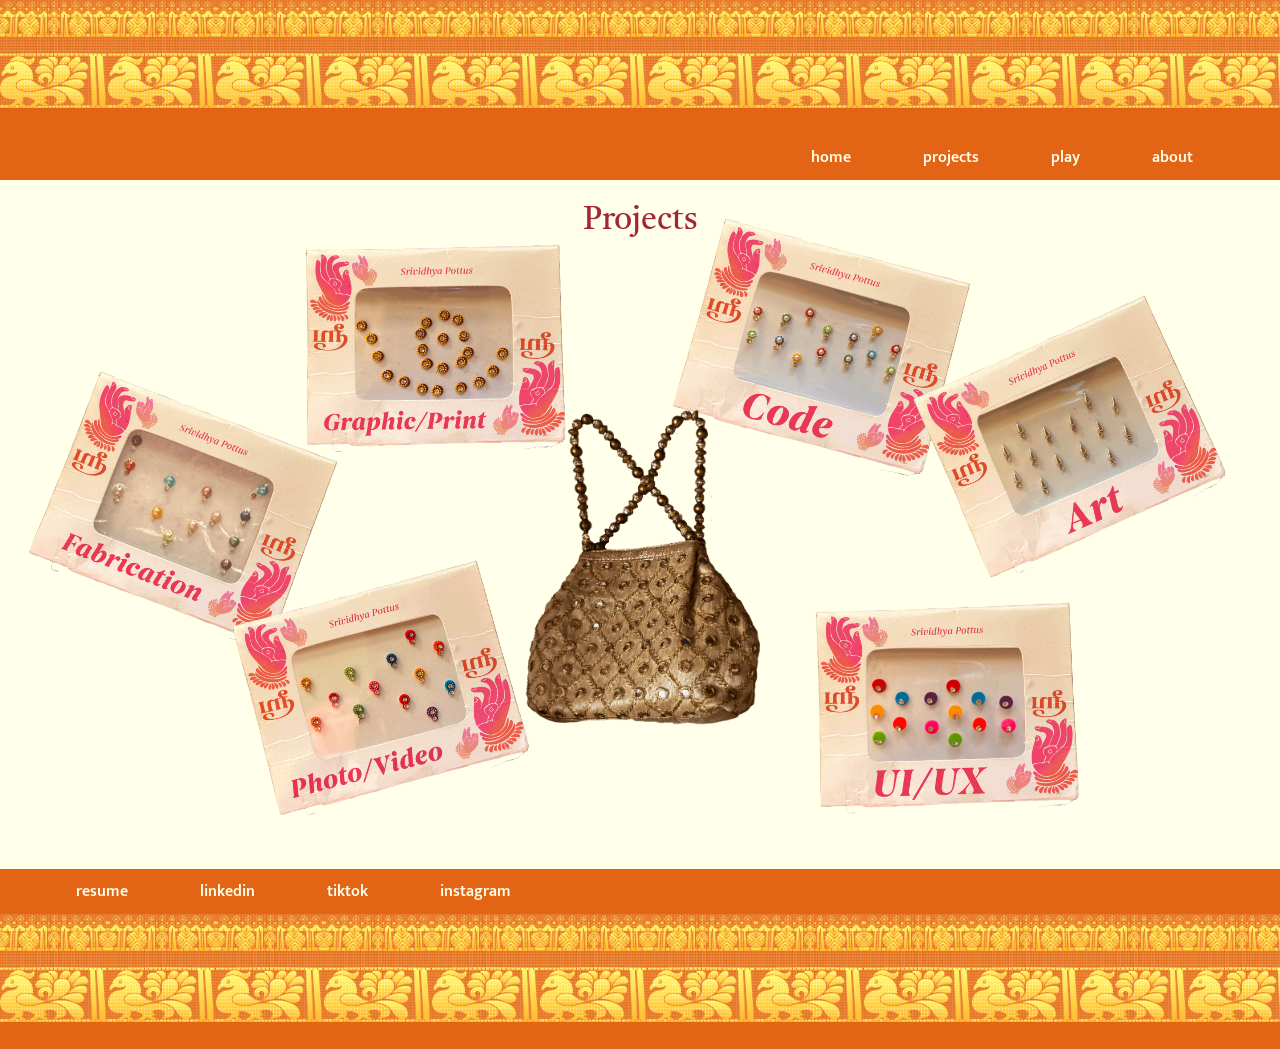
<file: projects.html>
<!DOCTYPE html>
<html lang="en">
  <head>
    <meta charset="UTF-8">
    <meta name="viewport" content="width=device-width, initial-scale=1.0">
    <meta http-equiv="X-UA-Compatible" content="ie=edge">
    <title>Projects</title>
    <link rel="stylesheet" href="projects.css">
    <link rel="stylesheet" href="fonts.css">
     <link rel="stylesheet" href="mobile.css">
    <link rel="stylesheet" href="all.css">
    <link rel="preconnect" href="https://fonts.googleapis.com">
    <link rel="preconnect" href="https://fonts.gstatic.com" crossorigin>
    <link href="https://fonts.googleapis.com/css2?family=Mukta+Malar:wght@200;300;400;500;600;700;800&family=Tiro+Tamil:ital@0;1&display=swap" rel="stylesheet">
    </head>
    <body>
        <nav>
            <div class="sariborder">
                
            </div>
            <div id="navbar" class="mukta-malar-semibold">
                <ul>
                    <li>
                        <a href="index.html">home</a>
                    </li>
                    <li id="projects">
                        <a href="projects.html">projects</a>
                        <div class="dropdown">
                            <ul class="mukta-malar-medium">
                                <li>
                                    <a href="fabrication.html">Fabrication</a>
                                </li>
                                <li>
                                    <a href="graphic.html">Graphic/Print</a>
                                </li>
                                <li>
                                    <a href="photovid.html">Photo/Video</a>
                                </li>
                                <li>
                                    <a href="uiux.html">UI/UX</a>
                                </li>
                                <li>
                                    <a href="webdev.html">Code</a>
                                </li>
                                <li>
                                    <a href="art.html">Art</a>
                                </li>
                            </ul>
                        </div>
                    </li>
                    <li>
                        <a href=play.html>play</a>
                    </li>
                    <li>
                        <a href="about.html">about</a>
                    </li>
                </ul>
            </div>
            <div class="burger">
                    <div class="line1"></div>
                    <div class="line2"></div>
                    <div class="line3"></div>
            </div>
        </nav>
        <main>
            <br>
            <h1 class="tiro-tamil-regular">
                    Projects
            </h1>
            <br>
            <content id="main">
               

                <a href="fabrication.html" class="pottu" style="--i:0">
                    <img src="assets/pottu packs/fabb.png">
                </a>
                <a href="graphic.html" class="pottu" style="--i:1">
                    <img src="assets/pottu packs/graphicc.png">
                </a>
                <a href="webdev.html" class="pottu" style="--i:2">
                    <img src="assets/pottu packs/codee.png">
                </a>
                <a href="photovid.html" class="pottu" style="--i:3">
                    <img src="assets/pottu packs/photovidd.png">
                </a>
                <a href="uiux.html" class="pottu" style="--i:4">
                    <img src="assets/pottu packs/uiuxx.png">
                </a>
                <a href="art.html" class="pottu" style="--i:5">
                    <img src="assets/pottu packs/artt.png">
                </a>
                 <img src="assets/pottu packs/potli.png" id="potli" class="bag">
            </content>
        </main>
        <footer>
            <ul class="mukta-malar-semibold" id="foot">
                    <li>
                        <a href="Resume2025.pdf" download>resume</a>
                    </li>
                    <li>
                        <a href="https://www.linkedin.com/in/srividhya-chandramouleeswaran-5674a5269/" target="_blank">linkedin</a>
                    </li>
                    <li>
                        <a>tiktok</a>
                    </li>
                    <li>
                        <a href="instagram.com/srividhyasketches" target="_blank">instagram</a>
                    </li>
                </ul>
            <div id="mobileFoot">
                <ul class="mukta-malar-semibold" id="mobileNav">
                    <li>
                        <a href="projects.html">projects</a>
                    </li>
                    <li>
                        <a href="play.html">play</a>
                    </li>
                </ul>
                <button class="mukta-malar-semibold">Contact</button>
            </div>
            <div class="sariborder"></div>
        </footer>
        <script src="projectLanding.js"></script>
        <script src="nav.js"></script>
    </body>
</html>
</file>
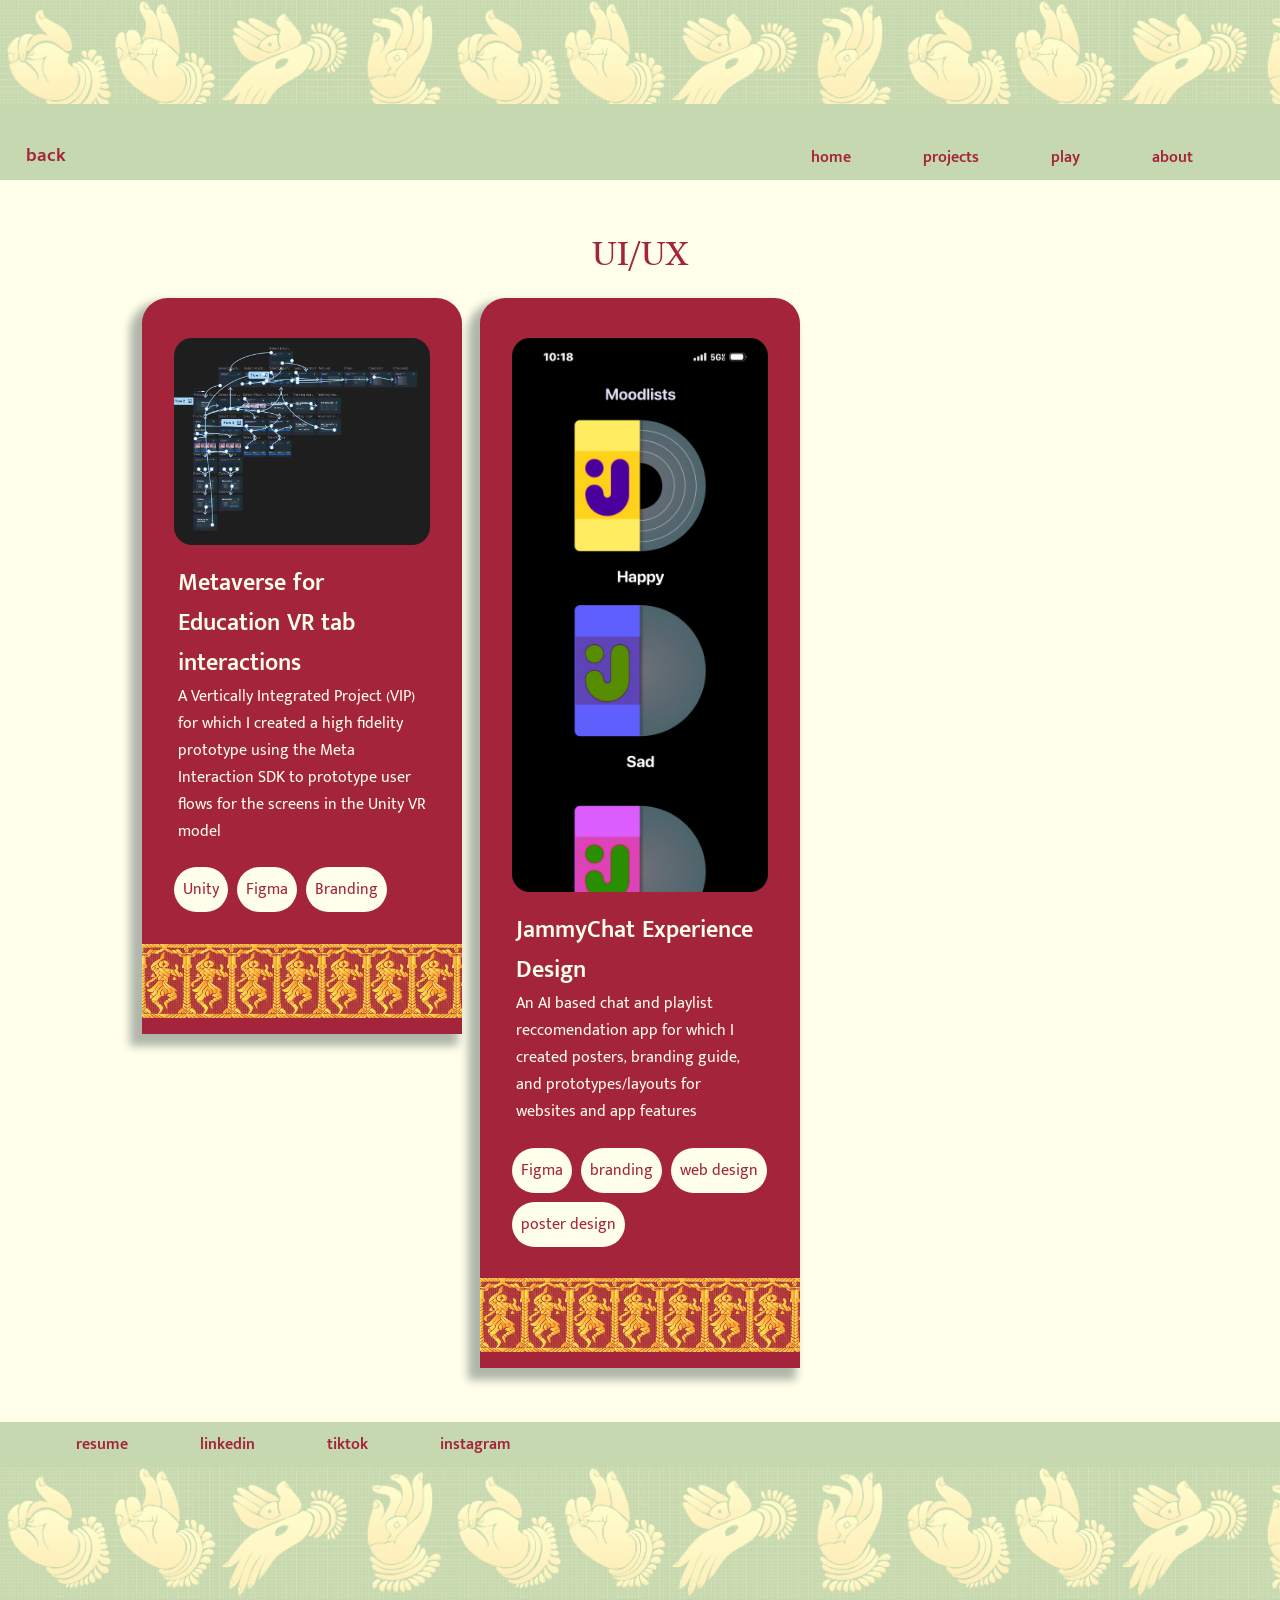
<file: uiux.html>
<!DOCTYPE html>
<html lang="en">
  <head>
    <meta charset="UTF-8">
    <meta name="viewport" content="width=device-width, initial-scale=1.0">
    <meta http-equiv="X-UA-Compatible" content="ie=edge">
    <title>UI/UX</title>
    <link rel="stylesheet" href="subproject.css">
    <link rel="stylesheet" href="fonts.css">
     <link rel="stylesheet" href="mobile.css">
    <link rel="stylesheet" href="all.css">
    <link rel="preconnect" href="https://fonts.googleapis.com">
    <link rel="preconnect" href="https://fonts.gstatic.com" crossorigin>
    <link href="https://fonts.googleapis.com/css2?family=Mukta+Malar:wght@200;300;400;500;600;700;800&family=Tiro+Tamil:ital@0;1&display=swap" rel="stylesheet">
    </head>
    <body data-json="uiux.json">
        <nav>
            <div class="sariborder">
                
            </div>
            <a href="projects.html"><h3 class="mukta-malar-semibold"> back </h3></a>
            <div id="navbar" class="mukta-malar-semibold">
                <ul>
                    <li>
                        <a href="index.html">home</a>
                    </li>
                    <li id="projects">
                        <a href="projects.html">projects</a>
                        <div class="dropdown">
                            <ul class="mukta-malar-medium">
                                <li>
                                    <a href="fabrication.html">Fabrication</a>
                                </li>
                                <li>
                                    <a href="graphic.html">Graphic/Print</a>
                                </li>
                                <li>
                                    <a href="photovid.html">Photo/Video</a>
                                </li>
                                <li>
                                    <a href="uiux.html">UI/UX</a>
                                </li>
                                <li>
                                    <a href="webdev.html">Code</a>
                                </li>
                                 <li>
                                    <a href="art.html">Art</a>
                                </li>
                            </ul>
                        </div>
                    </li>
                    <li>
                        <a href=play.html>play</a>
                    </li>
                    <li>
                        <a href="about.html">about</a>
                    </li>
                </ul>
            </div>
            <div class="burger">
                    <div class="line1"></div>
                    <div class="line2"></div>
                    <div class="line3"></div>
            </div>
        </nav>
        <br>
        <div class="overlay overlayhidden">
            <div class="overlayborder"></div>
            <span id="closeOverlay">&times;</span>
            <div class="overlaycontent"></div>
            <div class="overlayborder"></div>
        </div>
        <main>
            
            <h1 class="tiro-tamil-regular">
                    UI/UX
            </h1>
            <br>
            <content id="projectGrid">
                <div class="column" id="col1"></div>
                <div class="column" id="col2"></div>
                <div class="column" id="col3"></div>
            </content>

        </main>
        <footer>
            <ul class="mukta-malar-semibold" id="foot">
                    <li>
                        <a href="Resume2025.pdf" download>resume</a>
                    </li>
                    <li>
                        <a href="https://www.linkedin.com/in/srividhya-chandramouleeswaran-5674a5269/" target="_blank">linkedin</a>
                    </li>
                    <li>
                        <a>tiktok</a>
                    </li>
                    <li>
                        <a href="instagram.com/srividhyasketches" target="_blank">instagram</a>
                    </li>
                </ul>
            <div id="mobileFoot">
                <ul class="mukta-malar-semibold" id="mobileNav">
                    <li>
                        <a href="projects.html">projects</a>
                    </li>
                    <li>
                        <a href="play.html">play</a>
                    </li>
                </ul>
                <button class="mukta-malar-semibold">Contact</button>
            </div>
            <div class="sariborder"></div>
        </footer>
        <script src="grid.js"></script>
        <script src="nav.js"></script>
    </body>
</html>
</file>
<file: index.css>
*{
    margin:0;
}
html{
    background-color: #FFFFEA;
}
nav{
    background-color: #A4243B;
    display:flex;
    flex-direction: column;
    height: 20vh;
}
.sariborder{
    background-color: #A4243B;
    display:flex;
    height: 20vh;
    background-image: url(assets/Artboard\ 1.webp);
    background-repeat: repeat-x;
    background-size: 9vh;
    background-blend-mode: luminosity;
}
footer{
    background-color: #A4243B;
    display:flex;
    height: 20vh;
}
#navbar ul{
    display: flex;
    flex-direction: row;

}
#navbar li{
    list-style-type: none;
    margin: 1vh 4vh 1vh;
}
#navbar li a{
    color:#FFFFEA;
    text-decoration: none;
}
#navbar li:hover{
    scale: 1.1 ;
    cursor: pointer;
}
#navbar li a:hover{
    color: #ffffff;
}
#projects:hover .dropdown{
    transform: scaleY(1);
}
.dropdown {
    position: absolute;
    display: flex;
    flex-direction: column;
    transform-origin: top center;
    transform:scaleY(0);
    margin-left: -10vh;
    background-color:#A4243B;
    border-radius: 2vh;
}
.dropdown ul{
    display: flex;
    width: 100%;
    flex-wrap: wrap;
    flex-direction: column;
}
.dropdown li{
    padding: 1vh;
}
.burger div{
    background-color: #FFFFEA;
}
footer{
    background-color: #A4243B;
    display:flex;
    flex-direction: column;
    height: 20vh;
}
footer ul{
    display: flex;
    flex-direction: row;

}
footer li{
    list-style-type: none;
    margin: 1vh 4vh 1vh;
}
footer li a{
    color:#FFFFEA;
    text-decoration: none;
}
footer li:hover{
    scale: 1.1 ;
    cursor: pointer;
}
footer li a:hover{
    color:#ffffff;
}
h1{
    color: #E36414;
}
h2{
    color: #A4243B;
}
#firstSection{
    display: flex;
    justify-content: center;
    align-items: center;
    margin: 6vh 1vh 2vh 1vh;
    flex-direction: column;
}
#character{
    position: relative;
    z-index: 2;
}
#character img{
    height: 56vh;
}

.thinSari{
    border: 2px solid #C6D8AF;
    display: flex;
    margin: 1vh 0;
}
.thickSari{
    border: 3vh solid #C6D8AF;
    display: flex;
}
#skillsSoftwares{
    display: flex;
    justify-content: space-around;
}
#skills{
    width: 40%;
}
#skills ul{
    color: #04151F;
}
#softwares{
    width: 40%;
}
#icons img{
    width: 10vh;
}
button{
    border: none;
    margin: 2vh;
    background-color: #FFFFEA;
    color: #E36414;
    font-size: medium;
    width: 25vw;
    padding: 1vh;
    border-radius: 4vw;
}
button:hover{
    cursor: pointer;
    background-color: #E36414;
    color: #FFFFEA;
}
#mobileFoot{
    display: none;
}
.kolam-wrapper1 {
  position: absolute;
  top:50%;
  left: 30%;
  transform: translate(-50%, -50%);
  z-index: 0;
}
.kolam-wrapper2 {
  position: absolute;
  top:50%;
  left: 70%;
  transform: translate(-50%, -50%);
  z-index: 0;
}

.kolam {
  width: 30vh;
  animation: spin 3s linear infinite;
}

.kolam2 {
width: 30vh;
  animation: spin2 3s linear infinite;
}
#bangles{
    display:flex;
    justify-content: space-around;
}
#bangles a img{
    width: 20vw;
}
#bangles a:hover{
    transform: rotate(20deg);
    scale: 1.1;
}

@keyframes spin {
  from {
    transform: rotate(0deg);
  }
  to {
    transform: rotate(360deg);
  }
}

@keyframes spin2 {
  from {
    transform: rotate(360deg);
  }
  to {
    transform: rotate(0deg);
  }
}
@media (max-width: 700px) {
    #foot{
        display: none;
    }
    #mobileFoot{
        display: flex;
        flex-direction: row;
        align-items: center;
        justify-content: flex-end;
    }
    #changingText{
        font-size: 24px;
    }
    .kolam-wrapper1, .kolam-wrapper2{
        left:50%;
        top: 60%;
    }
    .kolam, .kolam2 {
        width:70vw;
    }
    .kolam2{
        opacity: 0.7;
    }
    #navbar{
        background-color: #A4243B;
    }
    #firstSection{
        margin-top: 4vh;
    }
    #bangles a img{
    width: 30vw;
}
}
</file>
<file: mobile.css>
@media (max-width: 700px) {
    h1{
       margin: 0 auto;
       text-align: center;
    }
    #skillsSoftwares{
        flex-direction: column;
        align-items: center;
    }  
    #skills, #softwares{
        width: 90%;
        margin-bottom: 2vh;
        margin-top: 2vh;
    }
    #skills h2{
        justify-self: center;
        margin-bottom: 2vh;
    }
    #softwares h2{
        justify-self: center;
        margin-bottom: 2vh;
    }
    .overlay{
        width: 90vw;
        height: 100vh;
         top: 50%;
        left: 50%;
        transform: translate(-50%, -50%);
    }
    .imgoverlay .vertimg img{
        height:70vh;
    }
    .imgoverlay .horizimg img{
        width: 80vw;
        height:auto;
    }
}
</file>
<file: all.css>
*{
    margin:0;
}
html{
    background-color: #FFFFEA;
}
nav{
    position: relative;
    display:flex;
    flex-direction: column;
    height: 20vh;
    z-index: 10;
}
.sariborder{
    display:flex;
    height: 20vh;
    background-repeat: repeat-x;
}
#navbar{
    position: relative;
    margin-right: 4vw;
}
#navbar ul{
    display: flex;
    flex-direction: row;
    justify-content: flex-end;
}
nav #logo{
    background-image: url(assets/logo.PNG);
    background-blend-mode: multiply;
}
#navbar li{
    list-style-type: none;
    margin: 1vh 4vh 1vh;
}
#navbar li a{
    text-decoration: none;
}
#navbar li:hover{
    scale: 1.1 ;
    cursor: pointer;
}
#projects{
    position: relative;
}
#projects:hover .dropdown{
    transform: scaleY(1);
}
.dropdown {
    position: absolute;
    z-index: 99 ;
    display: flex;
    flex-direction: column;
    transform-origin: top center;
    transform:scaleY(0);
    border-radius: 2vh;
}
.dropdown ul{
    display: flex;
    width: 100%;
    flex-wrap: wrap;
    flex-direction: column;
    align-self: center;
}
.dropdown li{
    padding: 1vh;
    text-align: center;
    align-self: left;
}
.burger{
    margin: 0.5vh 0 0.5vh 0;
    display: none;
}
.burger div{
    width: 8vw;
    height: 0.5vh;
    margin: 0.6vh 4vw;
    transition: all 0.3s ease ;
}
footer{
    display:flex;
    flex-direction: column;
    height: 20vh;
}
footer ul{
    display: flex;
    flex-direction: row;

}
nav img{
    width: 5vw;
    height:auto;
    cursor: pointer;
    mix-blend-mode: screen;
    top:10vw;
    border: 1px solid black;
}
#navbar{
    width:fit-content;
    position: relative;
    align-self: flex-end;
}
footer li{
    list-style-type: none;
    margin: 1vh 4vh 1vh;
}
footer li a{
    text-decoration: none;
}
footer li:hover{
    scale: 1.1 ;
    cursor: pointer;
}
footer li a:hover{
    color: #FFFFEA;
}
button{
    border: none;
    margin: 2vh;
    background-color: #FFFFEA;
    color: #E36414;
    font-size: medium;
    width: 20vw;
    padding: 1vh;
    border-radius: 4vw;
}
button:hover{
    cursor: pointer;
    background-color: #E36414;
    color: #FFFFEA;
}
#mobileFoot{
    display: none;
}

@media (max-width: 700px) {
    #foot{
        display: none;
    }
    #mobileFoot{
        display: flex;
        flex-direction: row;
        align-items: center;
        justify-content: flex-end;
    }
    #navbar{
        position: absolute;
        margin: 0;
        top:20vh;
        right: 0px;
        height:85vh;
        display: flex;
        flex-direction: column;
        width: 50vw;
        transform: translateX(100%);
        transition: transform 0.5s ease-in;
    }
    html, body {
        overflow-x: hidden;
        width: 100%;
    }
    #navbar ul{
        margin-top: 4vh;
        flex-direction: column;
        justify-content: center;
    }
    #navbar li{
        opacity:0;
    }
    .dropdown{
        border-radius:0;
        width:0%;
        display: block;
        position: relative;
        transform:scaleY(1);
    }
    .burger{
        display: block;
        margin-left: 80vw;
        cursor: pointer;
    }
    #navbar.nav-active{
        transform: translateX(0%);
    }
}
.nav-active{
    transform: translateX(0%);
}
@keyframes navLinkFade{
    from{
        opacity: 0;
    }
    to{
        opacity: 1;
    }
}
.toggle .line1{
    transform: rotate(-45deg) translate(-5px, 6px); 
}
.toggle .line2{
    opacity: 0;
}
.toggle .line3{
    transform: rotate(45deg) translate(-5px, -6px); 
}
</file>
<file: fonts.css>
.tiro-tamil-regular {
  font-family: "Tiro Tamil", serif;
  font-weight: 400;
  font-style: normal;
}

.tiro-tamil-regular-italic {
  font-family: "Tiro Tamil", serif;
  font-weight: 400;
  font-style: italic;
}
.mukta-malar-extralight {
  font-family: "Mukta Malar", sans-serif;
  font-weight: 200;
  font-style: normal;
}

.mukta-malar-light {
  font-family: "Mukta Malar", sans-serif;
  font-weight: 300;
  font-style: normal;
}

.mukta-malar-regular {
  font-family: "Mukta Malar", sans-serif;
  font-weight: 400;
  font-style: normal;
}

.mukta-malar-medium {
  font-family: "Mukta Malar", sans-serif;
  font-weight: 500;
  font-style: normal;
}

.mukta-malar-semibold {
  font-family: "Mukta Malar", sans-serif;
  font-weight: 600;
  font-style: normal;
}

.mukta-malar-bold {
  font-family: "Mukta Malar", sans-serif;
  font-weight: 700;
  font-style: normal;
}

.mukta-malar-extrabold {
  font-family: "Mukta Malar", sans-serif;
  font-weight: 800;
  font-style: normal;
}
</file>
<file: about.css>
nav{
    background-color:#A4243B;
}
.sariborder{
    background-color:#A4243B;
    background-image: url(assets/1x/border3.webp);
    background-size: 15vh;
    background-blend-mode: luminosity;
}
footer{
    background-color:#A4243B;
}
#navbar li a{
    color:#FFFFEA;
    text-decoration: none;
}
#navbar li a:hover{
    color:#ffffff;
}
.dropdown {
    margin-left:-10vw;
    background-color:#A4243B;
}
footer{
    background-color:#A4243B ;
}
footer li a{
    color:#FFFFEA;
}
.burger div{
    background-color: #FFFFEA;
}
footer li a:hover{
    color:#ffffff;
}
h1{
    color: #04151F;
}
main{
    display: flex;
    justify-content: center;
    flex-direction: row;
    justify-content: space-around;
    margin:4vh 2vh 4vh 0vh;
}
#character{
    display: flex;
    flex-direction: row;
    width: 40vw;
    flex-wrap: wrap;
}
#character img{
    width: 20vw;
    flex-shrink:0;
    height:auto;
    cursor: grab;
}
#information{
    width: 40vw;
    display: flex;
    flex-direction: column;
}
#information p{
    color:#A4243B;
}
#resumeContact{
    margin: 2vh 1vh 2vh 0vh;
    display: flex;
    justify-content: space-between;
}
#resume{
    width: 35vh;
}
#resume li{
    list-style-type: none;
    color:#A4243B
}
#resume li li{
    color: #E36414;
    list-style:circle;
}
#contact{
    width: 15vw;
}
#contact ul{
    list-style-type: none;
}
#contact li{
    display: flex;
    align-items: center;
}
#contact li img{
    width:5vh;
    border-radius: 1vh;
    margin: 1vw;
}
#contact li img:hover{
    scale: 1.1;
    cursor: pointer;
    box-shadow: 0px 0px 4px 4px #e3631462;
}
@media (max-width: 700px) {
    main{
        flex-direction: column;
        align-items: center;
    }
    #character{
        width: 100vw;
        margin: 0 auto;
    }
    #character img{
        width: 32vw;
    }
    #information{
        width: 80vw;
    }
    #resumeContact{
        flex-direction: column;
        width: 100vw;
        
    }
    #resume{
        width: 80vw;
        margin-bottom: 4vh;
        
    }  
    #contact{
        width: 80vw;
    }    
    #resume h1{
        max-width: 80vw;
    }
    #navbar{
    background-color:#A4243B;
    }
    .dropdown{
        margin-left:-16vw;
    }
}
</file>
<file: subproject.css>
nav{
    background-color:#C6D8AF;
}
.sariborder{
    background-color: #C6D8AF;
    background-image: url(assets/sariborder4.webp);
    background-repeat: repeat-x;
    background-size: 50vh;
    background-blend-mode:screen;
}
#navbar li a{
    color:#A4243B;
}
#navbar{
    width:fit-content;
    position: relative;
    align-self: flex-end;
}
nav a{
    text-decoration: none;
}
nav a h3{
    color:#A4243B;
    position:relative;
    align-self: center;
    margin-left: 2vw;
    top:4vh;
    display: flex;
    width: fit-content;
}
nav a h3:hover{
    color:#E36414;
    cursor: pointer;
}
#navbar li a:hover{
    color: #FFFFEA;
}
#projects:hover .dropdown{
    transform: scaleY(1);
}
.dropdown {
    margin-left:-10vw;
    background-color: #C6D8AF;
}
footer{
    background-color: #C6D8AF ;
}
footer li a{
    color:#A4243B;
    text-decoration: none;
}
footer li a:hover{
    color: #FFFFEA;
}
h1{
    color: #A4243B;
}
.burger div{
    background-color: #A4243B;
}
main{
    position: relative;
    display: flex;
    flex-direction: column;
    justify-content: center;
    align-items: center;
    margin: 4vh;
    position:relative
}

.project{
    display: flex;
    justify-content: center;
    align-items: center;
    flex-direction: column;
    padding: 1vh;
    margin: 2vh;
    break-inside: avoid;
    page-break-inside: avoid;
    
    
}
.projectimg{
    display: flex;
    justify-content: center;
}
.projectimg img{
    width: 20vw;
    margin-top: 1vw;
    border-radius: 2vh;
}
.info{
    display: flex;
    flex-direction: column;
    color:#FFFFEA;
    align-items: center;
    margin: 2vh 1vh 2vh 1vh;
}
.tags{
    display: flex;
    flex-wrap: wrap;
}
.tag{
    background-color: #FFFFEA;
    padding: 1vh;
    border-radius: 4vh;
    color:#A4243B;
    margin: 0.5vh;
}
.projectborder{
    height: 10vh;
    background-image: url(assets/Artboard\ 1.webp);
    background-repeat: repeat-x;
    background-size: 5vh;
}
.projectsari{
    display: inline-block;
    margin-bottom: 2vh;
    background-color: #A4243B;
    box-shadow: -8px 8px 8px 4px #04151F50;
    border-radius: 2vw 2vw 0vw 0;
}
.projectsari:hover{
     background-color: #E36414;
     cursor: pointer;
}
.column{
    display: flex;
    flex-direction: column;
    width: 25vw;
}

#projectGrid {
    display: flex;
    justify-content: center;
    gap: 2vh;
    width: 80vw;
 /*display: grid;
    grid-template-columns: repeat(auto-fit, minmax(16rem, 1fr));
  gap: 2vh;
  padding: 2vw;
  width: 80%;
  margin: 0 auto;
  place-items: start center;*/
}
.overlay{
    position: fixed;
    overflow: hidden;
    display: flex;
    flex-direction: column;
    justify-content: space-between;
    width: 80vw;
    height: 100vh;
    background-color: #A4243B;
    top:5vw; 
    left: 10vw;
    box-shadow: 0 0 24px 2px #04151F75;
     top: 50%;
    left: 50%;
    transform: translate(-50%, -50%);
    z-index: 1000;

}
.imgoverlay{
    position: fixed;
    overflow: hidden;
    display: flex;
    flex-direction: column;
    width: fit-content;
    height: max-content;
    justify-content: space-between;
    background-color: #A4243B;
    top: 50%;
    left: 50%;
    transform: translate(-50%, -50%);
    box-shadow: 0 0 24px 2px #04151F75;
    z-index: 1000;

}
.imgoverlay .vertimg img{
   height:70vh;
}
.imgoverlay .horizimg img{
    width: 50vw;
    height:auto;
   
}

.overlayborder{
    display: flex;
    width: 100%;
    height: 10vh;
    background-image: url(assets/Artboard\ 1.webp);
    background-color: #A4243B;
    background-repeat: repeat-x;
    background-size: 6vh;
    background-blend-mode: luminosity;
    flex-shrink: 0;
}
.overlaycontent{
    flex:1;
    background-color: #FFFFEA;
    border: 3vw solid #A4243B;
    padding: 2vh ;
    display: flex;
    flex-direction: column;
    overflow-y:auto;
    align-items: center;
    overflow-x: hidden;
}
.imgoverlaycontent{
    flex:1;
    background-color: #FFFFEA;
    border: 3vw solid #A4243B;
    padding: 2vh ;
    display: flex;
    flex-direction: column;
    overflow-y:auto;
    align-items: center;
    overflow-x: hidden;
}
.overlaycontent p{
    color:#04151F ;
    margin: 2vh 4vw ;
}
.overlaycontent h3{
    color:#A4243B ;
}
.overlaycontent iframe{
    flex-shrink: 0;
    width: 100%;
    height:100%;
}
.overlaycontent img{
    width:72vw;
}
#closeOverlay{
    color: #C6D8AF;
    margin-top: 2vh;
    margin-left:75vw;
    font-size: x-large;
    cursor: pointer;
}
 #imgcloseOverlay{
    color: #C6D8AF;
    margin-left:4vw;
    margin-top: 2vh;
    font-size: x-large;
    cursor: pointer;
}
#imgcloseOverlay:hover{
    color: #FFFFEA;
    cursor: pointer;
}
#closeOverlay:hover{
    color:#FFFFEA;
    cursor: pointer;
    scale:1.1;
}
.overlayhidden{
    display: none;
}
.overlay .gallery{
    display: flex;
    flex-direction: row;
    flex-wrap: wrap;
    width: 70vw;
    margin: 2vw;
    justify-content: center;
    align-items: center;
    gap:2vh;
}
.overlay .gallery img{
    width: 50vh;
}
.overlay .capimg{
    display: flex;
    flex-direction: column;
}
.overlay embed{
    flex-shrink: 0;
     width: 100%;
    height:100%;
}
.overlay a{
    color: #A4243B;
}
.overlay a:hover{
    color: #E36414;
}

@media (max-width: 700px) {
  #projectGrid {
    flex-wrap: wrap;
  }
  .column{
    display: flex;
    flex-direction: column;
    width: 80vw;
}
.projectimg img{
    width: 70vw;
    margin-top: 1vw;
    border-radius: 2vh;
}
#navbar{
    background-color: #C6D8AF;
}
.dropdown{
        margin-left:-16vw;
    }
.imgoverlay .vertimg img{
   height:90vh;
}
  
}
</file>
<file: projects.css>
nav{
    background-color:#E36414;
}
.sariborder{
    background-color: #E36414;
    background-image: url(assets/1x/border2.webp);
    background-size: 12vh;
    background-blend-mode: screen;
}
footer{
    background-color: #E36414;
}
#navbar li a{
    color:#FFFFEA;
}
#navbar li a:hover{
    color:#ffffff;
}
.dropdown {
    margin-left:-10vw;
    background-color:#E36414;
}
.burger div{
    background-color: #FFFFEA;
}
footer{
    background-color:#E36414 ;
}
footer li a{
    color:#FFFFEA;
}

footer li a:hover{
    color:#ffffff;
}
h1{
    color: #A4243B;
}
main{
    display: flex;
    justify-content: center;
    flex-direction: column;
    justify-content: center;
    align-items: center;
}
#potli{
    width: 20vw;
    position:relative;
    margin: 15vh 0;
    z-index: 1;
}
.pottu{
    position:absolute;
    z-index: 0;
    transition: transform 0.6s ease-out;
    top: 50%;
    left: 50%;
    transform: translate(-50%, -50%) scale(0);
    transform-origin: center center;
}
.pottu img{
    width:30vh;
}
#main.loaded .pottu:hover {
  transform: translate(calc(-50% + var(--x)), calc(-50% + var(--y))) scale(1) rotate(20deg);
}

#main.loaded .pottu {
  transform: translate(calc(-50% + var(--x)), calc(-50% + var(--y))) scale(1) rotate(var(--r));
}

@media (max-width: 700px) {
  #navbar {
    background-color: #E36414;
  }

  .dropdown {
    margin-left: -16vw;
  }

  #potli {
    width: 50vw;
    display: block;
    position: relative;
    margin-top: 0vh;
    margin-bottom: 2vh;
    animation: fallDown 4s ease-out forwards;
    transform: translateY(-100vh); /* start off-screen */
  }
  .pottu{
    position: relative;
    display: block;
    margin: 2vh auto; 
    left: auto; 
    top: auto; 
    
  }

  #main.loaded .pottu {
    animation: riseUp 0.6s ease-out forwards;
    animation-delay: calc(0.5s * var(--i)); /* staggered */
    opacity: 0;
  }



  @keyframes fallDown {
    from{
        transform: translateY(-300vh)
    }
    to {
      transform: translateY(0);
    }
  }

  @keyframes riseUp {
    from{
        top:0%;
        left:50%
    }
    to {
      transform: translate(0, 0) rotate(var(--r));  ;
      opacity: 1;
    }
  }
}
</file>
